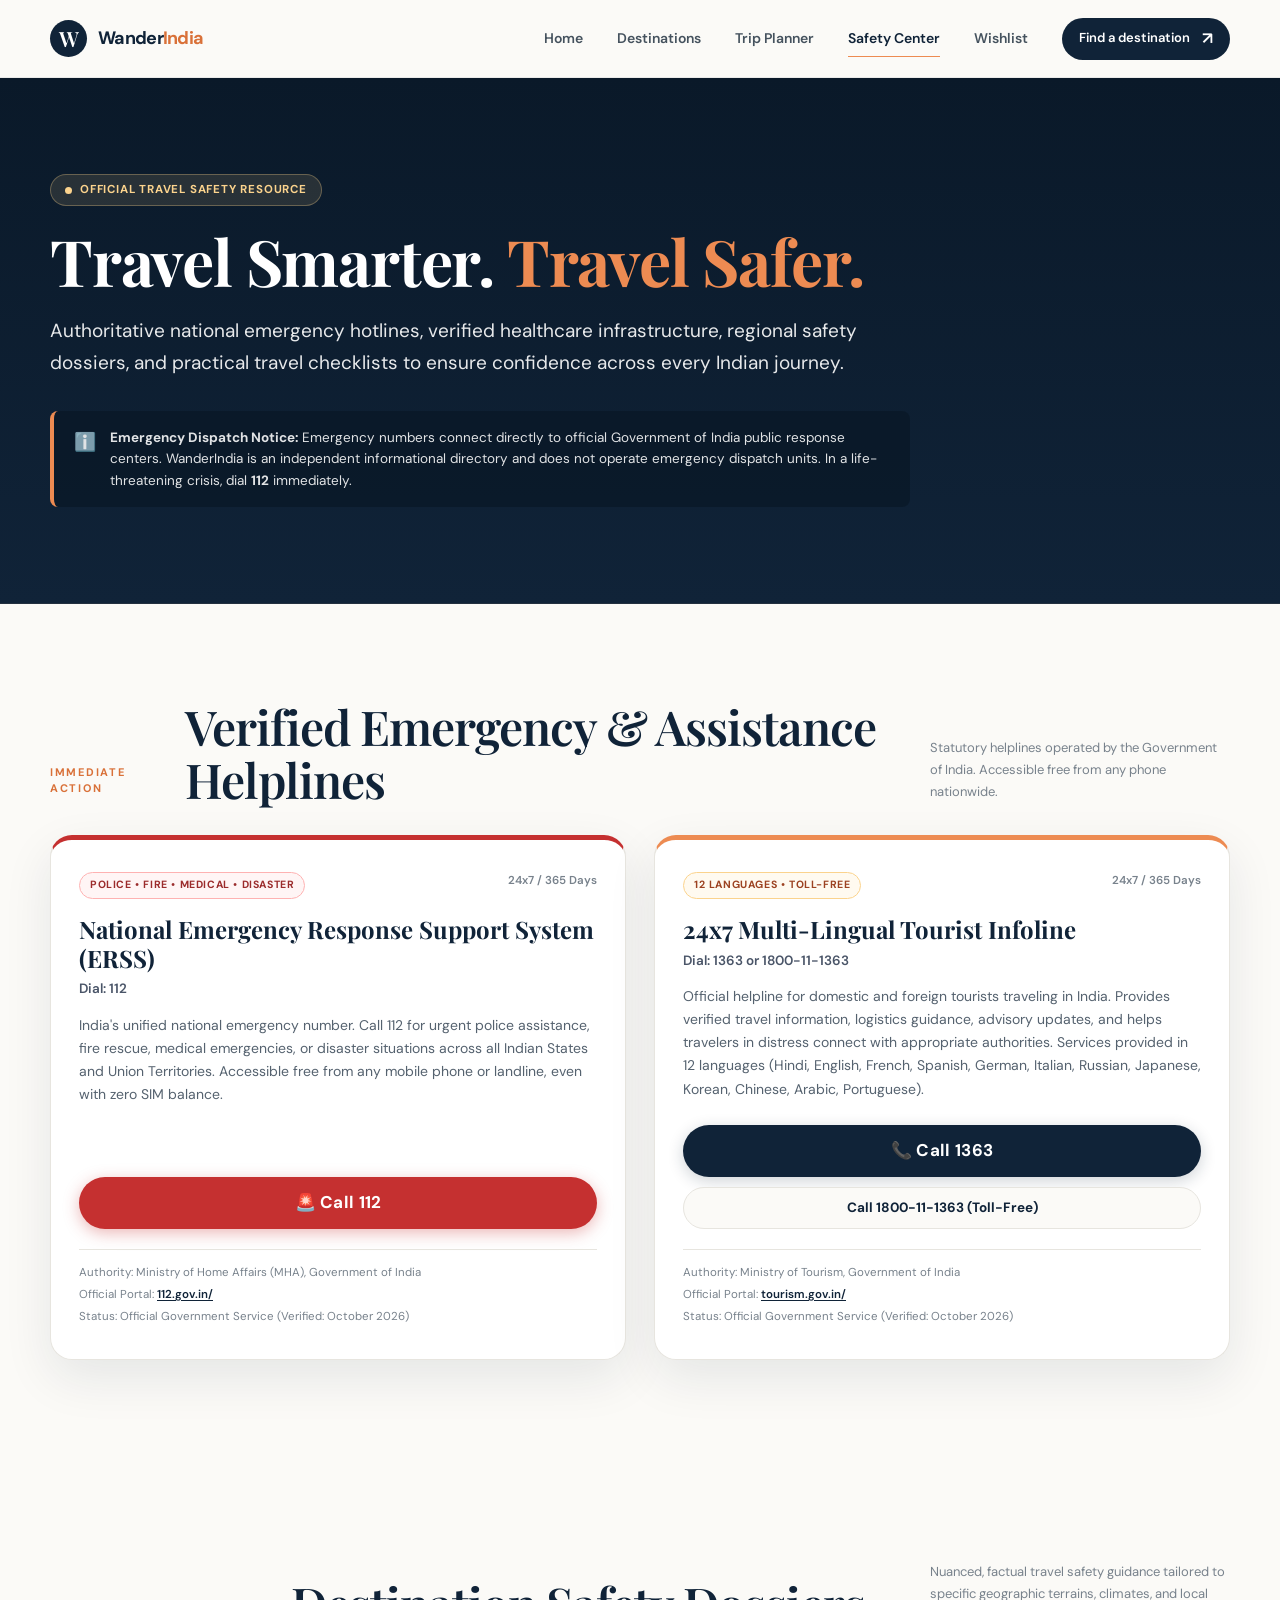
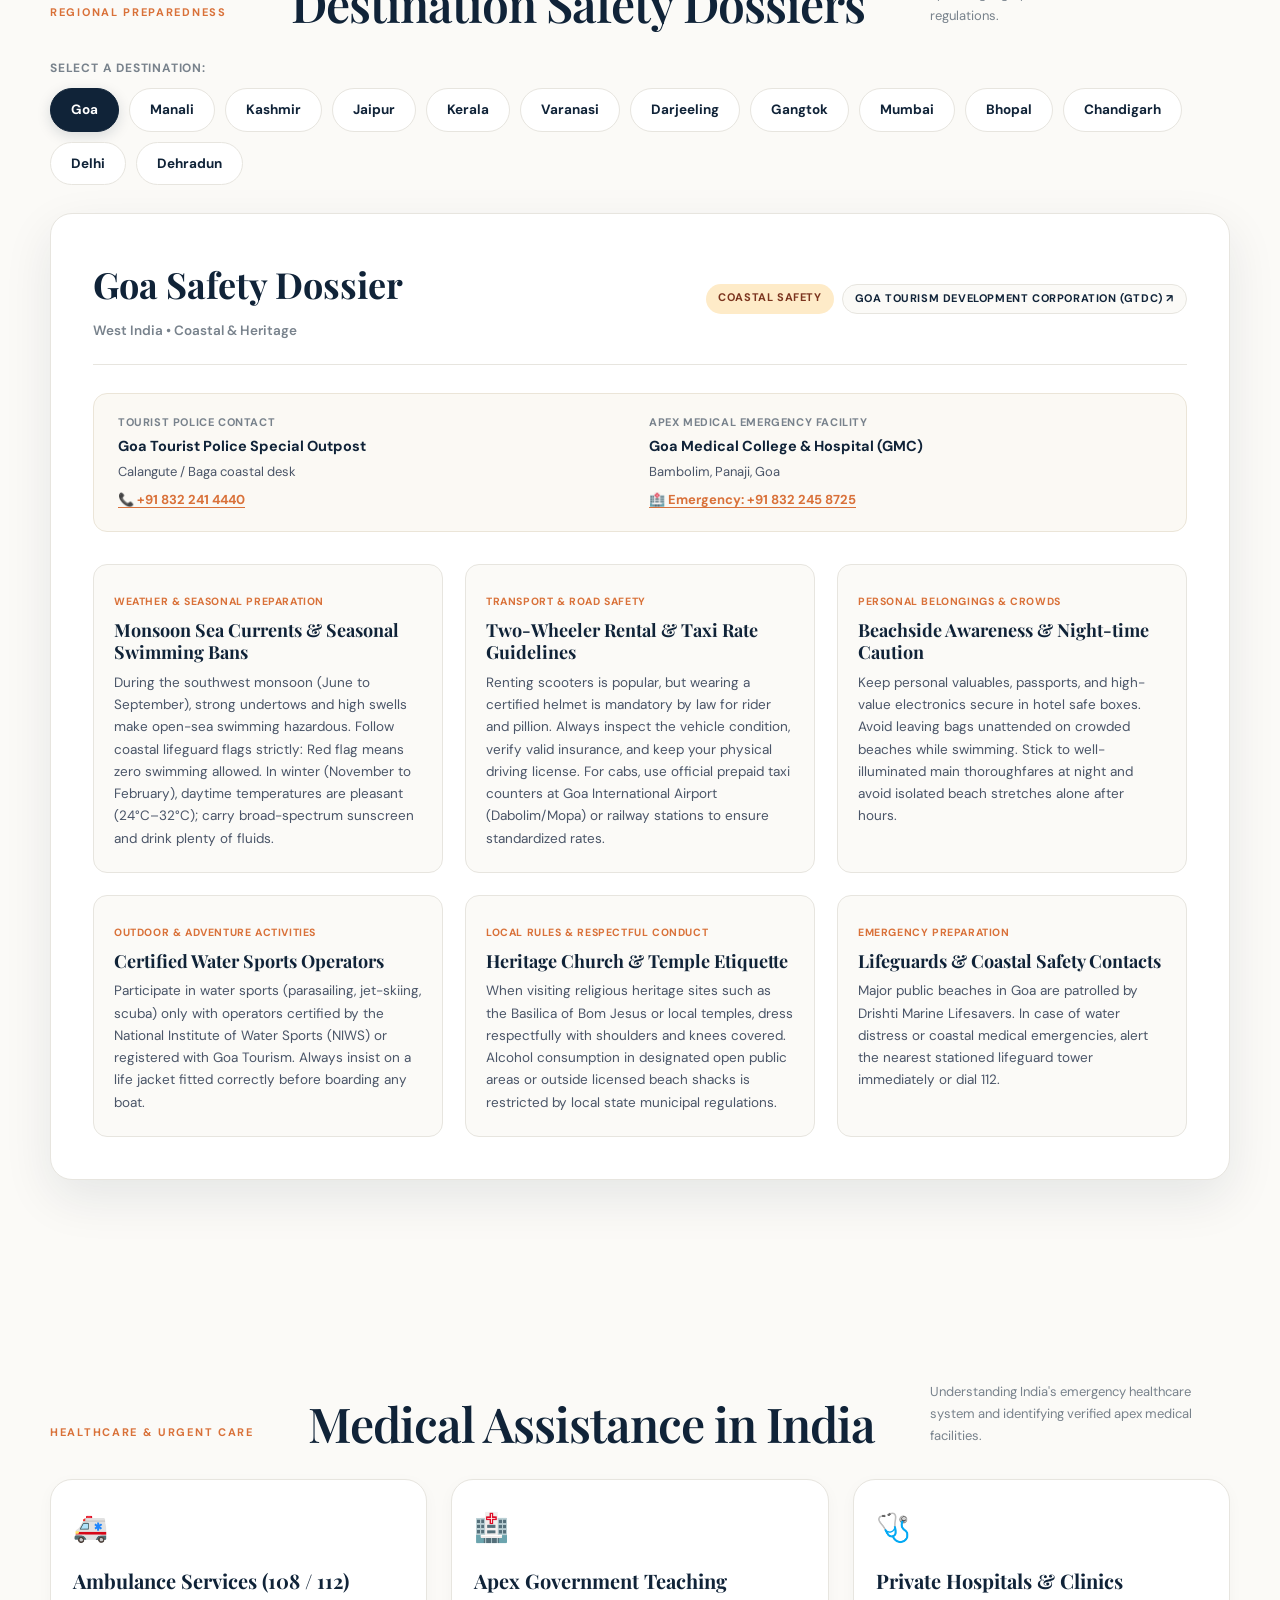
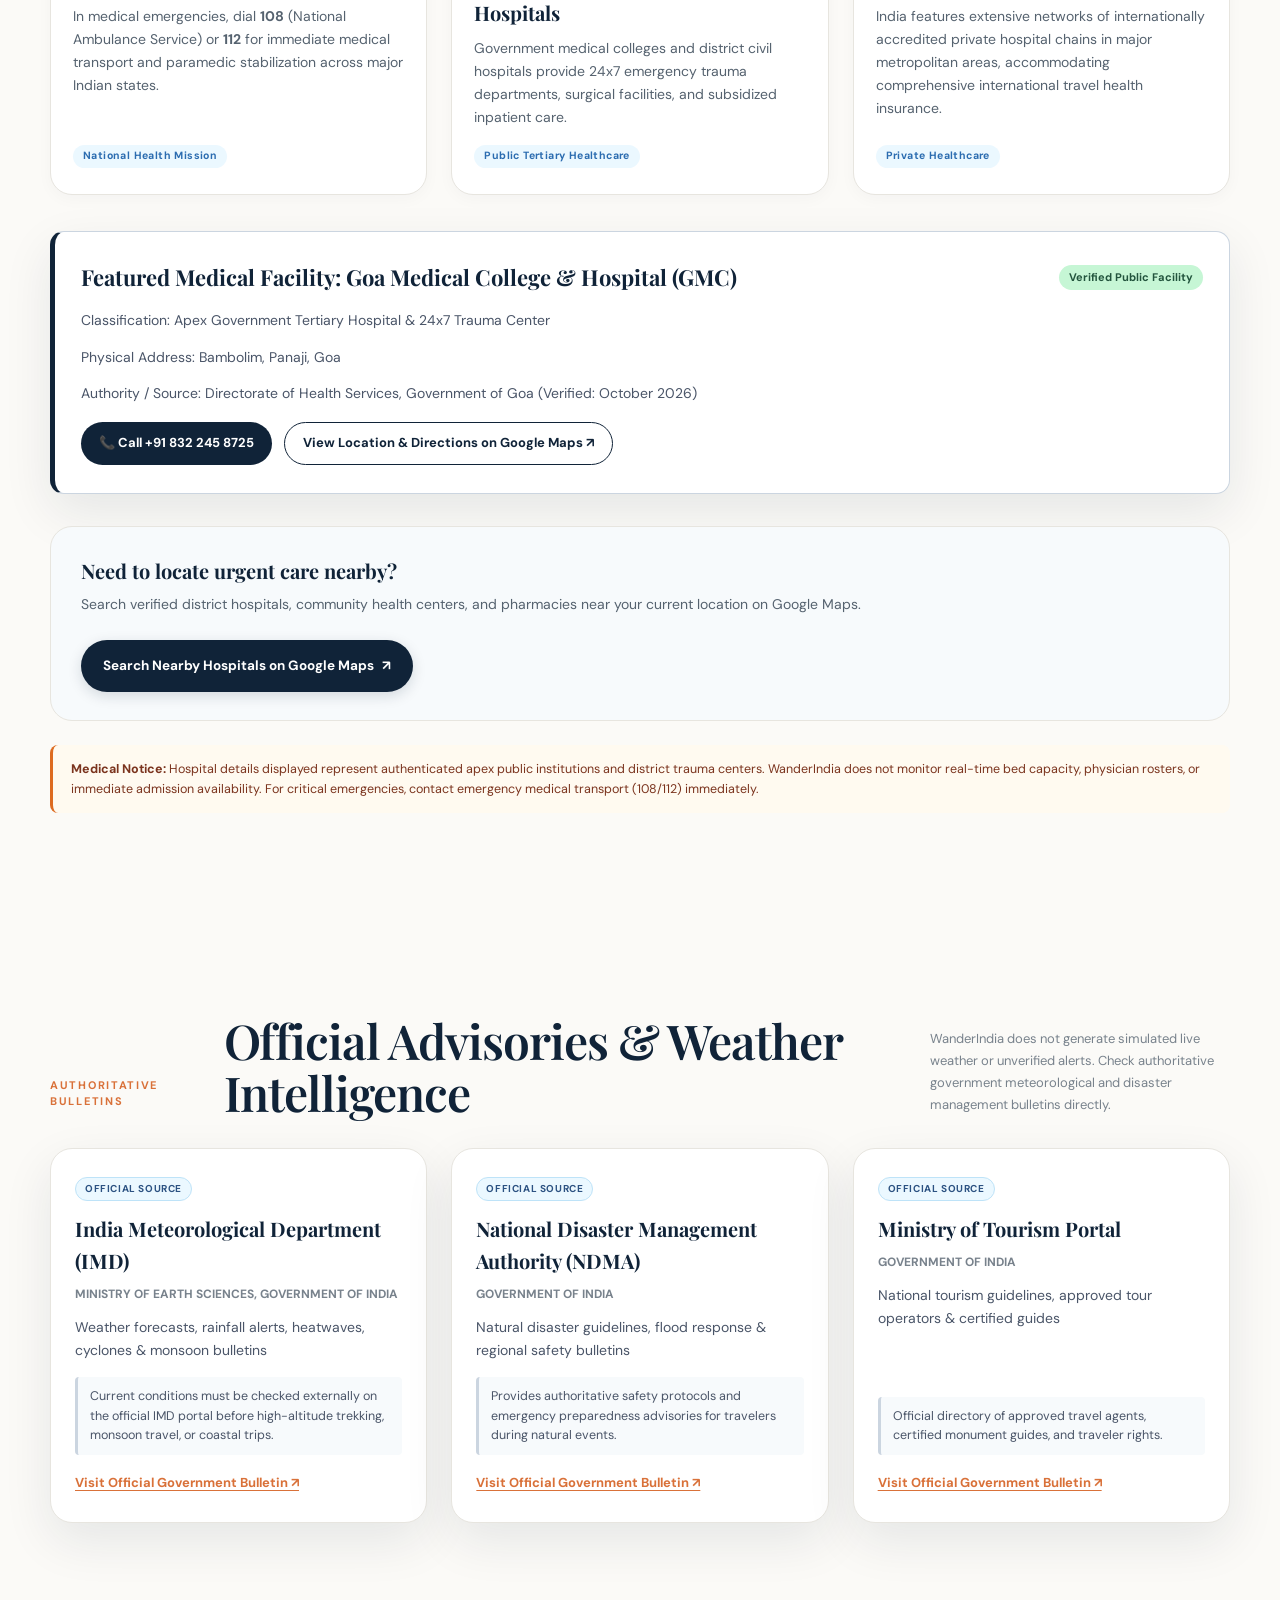
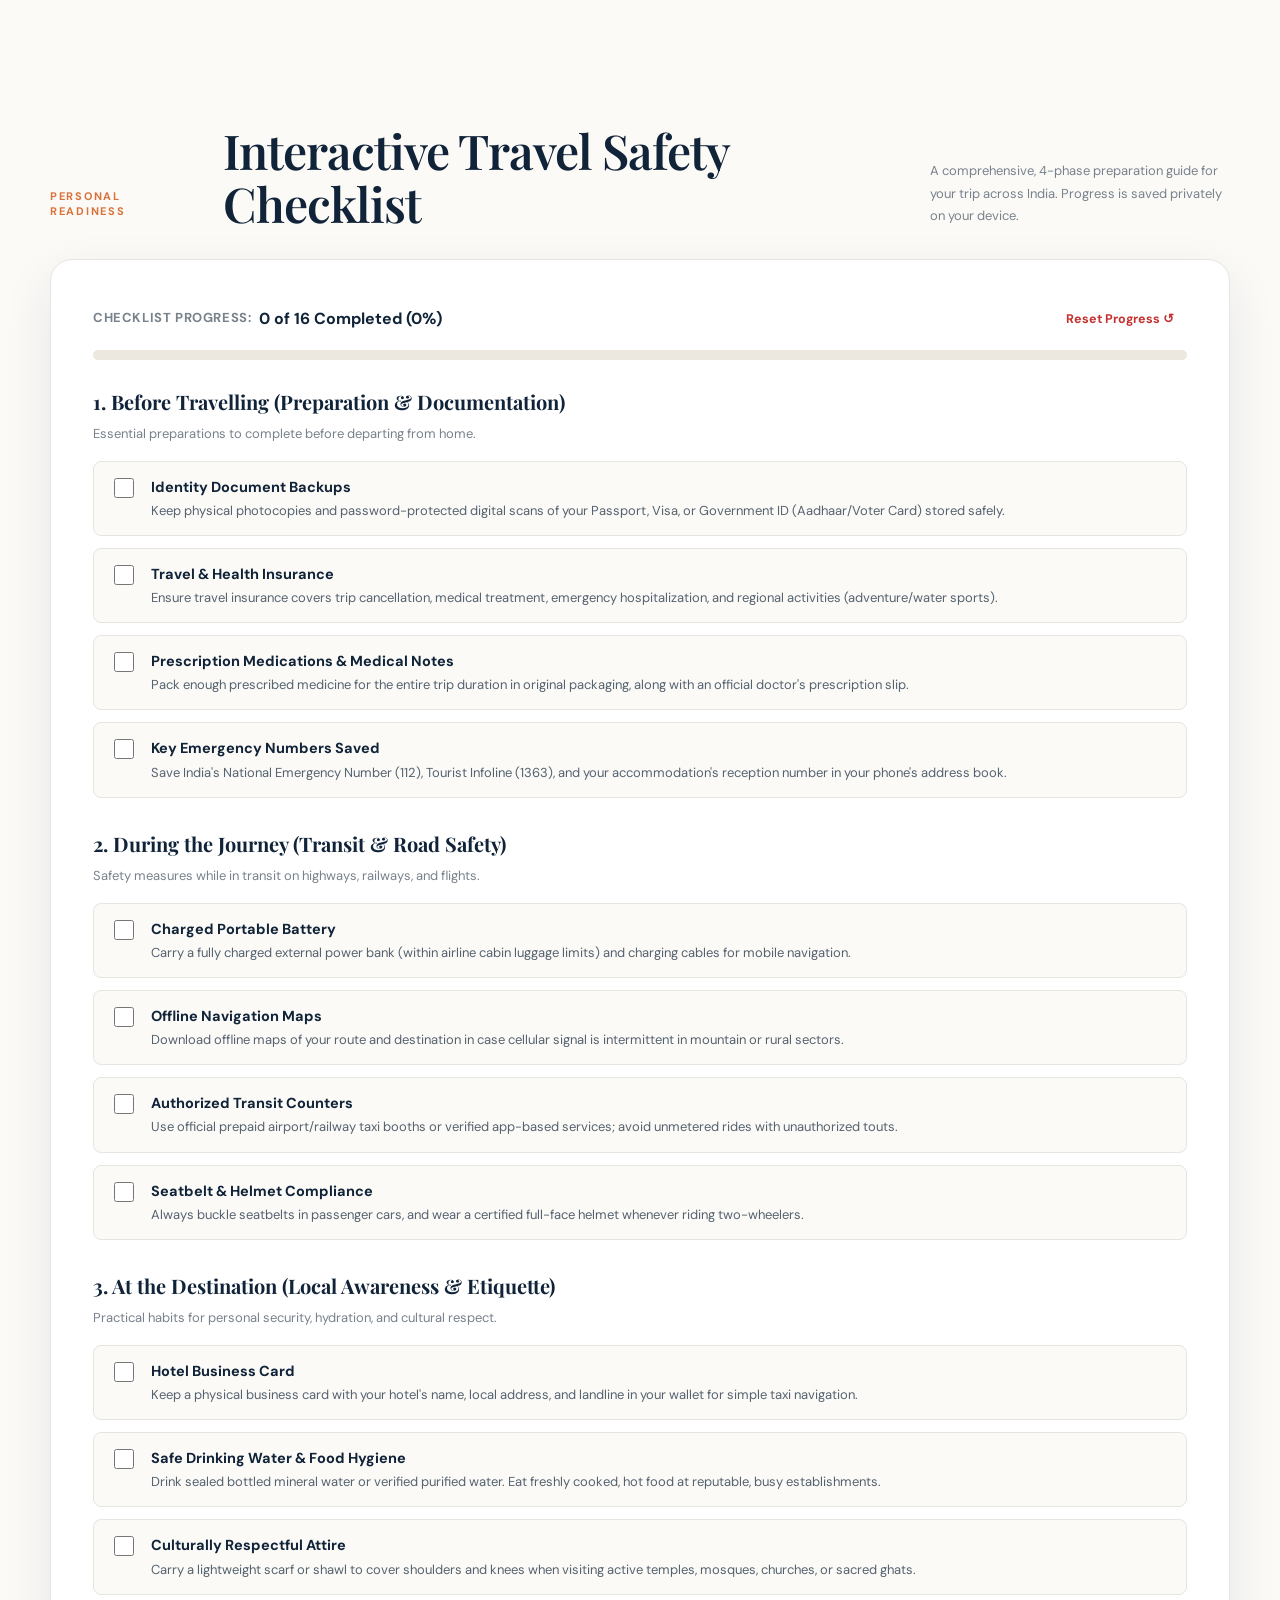
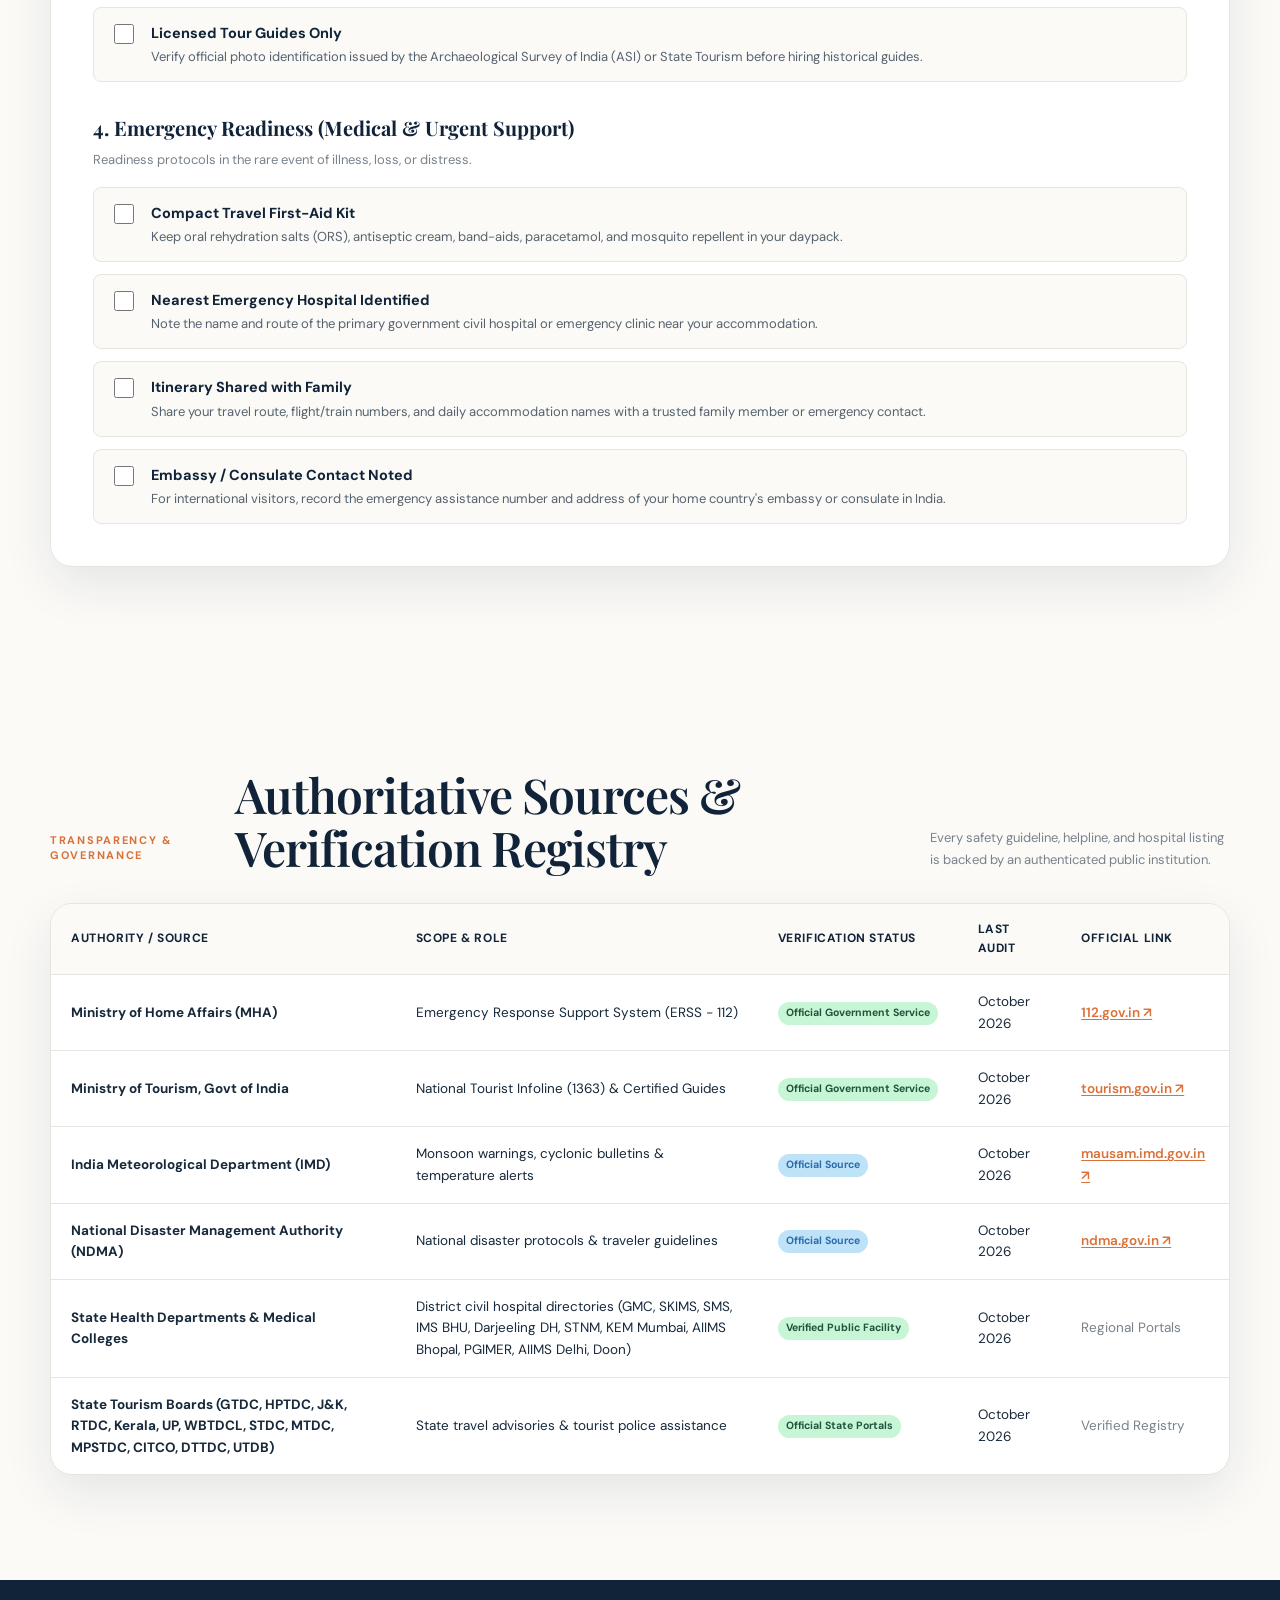
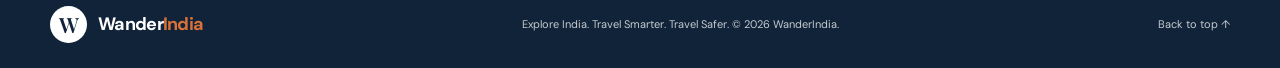
<file: safety.html>
<!DOCTYPE html>
<html lang="en">
<head>
  <meta charset="UTF-8">
  <meta name="viewport" content="width=device-width, initial-scale=1.0">
  <meta
    name="description"
    content="Official travel safety guide for India. Verified national emergency contacts (112, 1363), regional safety dossiers, hospital directories, and interactive travel checklist."
  >
  <meta name="theme-color" content="#102338">
  <title id="page-title">Travel Safety Center — WanderIndia</title>

  <!-- Google Fonts: DM Sans and Playfair Display -->
  <link rel="preconnect" href="https://fonts.googleapis.com">
  <link rel="preconnect" href="https://fonts.gstatic.com" crossorigin>
  <link
    href="https://fonts.googleapis.com/css2?family=DM+Sans:wght@400;500;600;700&family=Playfair+Display:wght@500;600;700&display=swap"
    rel="stylesheet"
  >

  <link rel="stylesheet" href="style.css">
  <link rel="stylesheet" href="safety.css">
  <script src="data/safety-data.js"></script>
  <script src="safety.js" defer></script>
</head>

<body>
  <a class="skip-link" href="#main-content">Skip to main content</a>

  <!-- Shared Navigation Header -->
  <header class="site-header">
    <div class="container nav-container">
      <a class="brand" href="index.html#home" aria-label="WanderIndia home">
        <span class="brand-mark" aria-hidden="true">W</span>
        <span class="brand-name">Wander<span>India</span></span>
      </a>

      <button
        class="menu-toggle"
        type="button"
        aria-label="Open navigation menu"
        aria-controls="primary-navigation"
        aria-expanded="false"
      >
        <span></span>
        <span></span>
        <span></span>
      </button>

      <nav class="primary-navigation" id="primary-navigation" aria-label="Main navigation">
        <a class="nav-link" href="index.html#home">Home</a>
        <a class="nav-link" href="index.html#destinations">Destinations</a>
        <a class="nav-link" href="planner.html">Trip Planner</a>
        <a class="nav-link active" href="safety.html" aria-current="page">Safety Center</a>
        <a class="nav-link" href="wishlist.html" id="nav-wishlist-link">Wishlist <span class="nav-badge" id="nav-wishlist-count" hidden>0</span></a>
        <a class="nav-cta" href="index.html#destination-search">
          Find a destination
          <span aria-hidden="true">↗</span>
        </a>
      </nav>
    </div>
  </header>

  <main id="main-content">
    <!-- Hero Banner -->
    <section class="safety-hero" aria-labelledby="safety-hero-title">
      <div class="container">
        <div class="safety-hero-inner">
          <div class="safety-hero-badge">
            <span class="badge-dot" aria-hidden="true"></span>
            <span>Official Travel Safety Resource</span>
          </div>

          <h1 id="safety-hero-title" class="safety-hero-title">
            Travel Smarter. <span>Travel Safer.</span>
          </h1>

          <p class="safety-hero-lead">
            Authoritative national emergency hotlines, verified healthcare infrastructure, regional safety dossiers, and practical travel checklists to ensure confidence across every Indian journey.
          </p>

          <!-- Mandatory Legal Disclaimer Banner -->
          <div class="emergency-disclaimer-callout" role="note" aria-label="Emergency response disclaimer">
            <div class="disclaimer-icon" aria-hidden="true">ℹ️</div>
            <div class="disclaimer-content">
              <strong>Emergency Dispatch Notice:</strong>
              Emergency numbers connect directly to official Government of India public response centers. WanderIndia is an independent informational directory and does not operate emergency dispatch units. In a life-threatening crisis, dial <strong>112</strong> immediately.
            </div>
          </div>
        </div>
      </div>
    </section>

    <!-- Section 1: Emergency Help & Helplines (Immediate Action Above the Fold) -->
    <section class="section-space emergency-section" id="emergency-section" aria-labelledby="emergency-heading">
      <div class="container">
        <div class="section-heading">
          <p class="eyebrow">Immediate Action</p>
          <h2 id="emergency-heading">Verified Emergency &amp; Assistance Helplines</h2>
          <p class="section-description">
            Statutory helplines operated by the Government of India. Accessible free from any phone nationwide.
          </p>
        </div>

        <div class="emergency-cards-grid" id="emergency-cards-grid">
          <!-- Injected dynamically via safety.js from safety-data.js -->
        </div>
      </div>
    </section>

    <!-- Section 2: Destination Safety Guides -->
    <section class="section-space dossier-section" id="destination-safety-section" aria-labelledby="dossier-heading">
      <div class="container">
        <div class="section-heading">
          <p class="eyebrow">Regional Preparedness</p>
          <h2 id="dossier-heading">Destination Safety Dossiers</h2>
          <p class="section-description">
            Nuanced, factual travel safety guidance tailored to specific geographic terrains, climates, and local regulations.
          </p>
        </div>

        <!-- Destination Selector Tabs -->
        <div class="dossier-controls" role="region" aria-label="Destination safety filter">
          <div class="dossier-tabs-label">Select a destination:</div>
          <div class="dossier-tab-pills" id="dossier-tab-pills" role="tablist">
            <!-- Injected safely via safety.js -->
          </div>
        </div>

        <!-- Notification pill if an unknown query parameter was passed -->
        <div id="dossier-param-notice" class="param-notice-banner" hidden>
          <span class="notice-icon" aria-hidden="true">ℹ️</span>
          <span id="dossier-notice-text">Showing general guidelines.</span>
        </div>

        <!-- Active Dossier Card Container -->
        <article class="dossier-card" id="dossier-content" aria-live="polite">
          <!-- Populated dynamically via safety.js -->
        </article>
      </div>
    </section>

    <!-- Section 3: Medical Assistance Locator -->
    <section class="section-space medical-section" id="medical-section" aria-labelledby="medical-heading">
      <div class="container">
        <div class="section-heading">
          <p class="eyebrow">Healthcare &amp; Urgent Care</p>
          <h2 id="medical-heading">Medical Assistance in India</h2>
          <p class="section-description">
            Understanding India's emergency healthcare system and identifying verified apex medical facilities.
          </p>
        </div>

        <div class="medical-overview-grid">
          <!-- Medical Info Card 1: Ambulance Service -->
          <div class="medical-info-card">
            <div class="card-icon" aria-hidden="true">🚑</div>
            <h3>Ambulance Services (108 / 112)</h3>
            <p>
              In medical emergencies, dial <strong>108</strong> (National Ambulance Service) or <strong>112</strong> for immediate medical transport and paramedic stabilization across major Indian states.
            </p>
            <div class="card-badge">National Health Mission</div>
          </div>

          <!-- Medical Info Card 2: Public Apex Hospitals -->
          <div class="medical-info-card">
            <div class="card-icon" aria-hidden="true">🏥</div>
            <h3>Apex Government Teaching Hospitals</h3>
            <p>
              Government medical colleges and district civil hospitals provide 24x7 emergency trauma departments, surgical facilities, and subsidized inpatient care.
            </p>
            <div class="card-badge">Public Tertiary Healthcare</div>
          </div>

          <!-- Medical Info Card 3: Private Healthcare & Insurance -->
          <div class="medical-info-card">
            <div class="card-icon" aria-hidden="true">🩺</div>
            <h3>Private Hospitals &amp; Clinics</h3>
            <p>
              India features extensive networks of internationally accredited private hospital chains in major metropolitan areas, accommodating comprehensive international travel health insurance.
            </p>
            <div class="card-badge">Private Healthcare</div>
          </div>
        </div>

        <!-- Active Destination Hospital Spotlight -->
        <div class="destination-hospital-card" id="destination-hospital-spotlight">
          <!-- Populated dynamically based on selected destination -->
        </div>

        <!-- Universal Map Search Option -->
        <div class="hospital-map-cta">
          <div class="cta-text">
            <h3>Need to locate urgent care nearby?</h3>
            <p>Search verified district hospitals, community health centers, and pharmacies near your current location on Google Maps.</p>
          </div>
          <a
            id="global-hospital-map-btn"
            class="button button-map-search"
            href="https://www.google.com/maps/search/?api=1&query=hospital+near+me"
            target="_blank"
            rel="noopener noreferrer"
          >
            <span>Search Nearby Hospitals on Google Maps</span>
            <span aria-hidden="true">↗</span>
          </a>
        </div>

        <!-- Medical Disclaimer -->
        <div class="medical-disclaimer-box">
          <p>
            <strong>Medical Notice:</strong> Hospital details displayed represent authenticated apex public institutions and district trauma centers. WanderIndia does not monitor real-time bed capacity, physician rosters, or immediate admission availability. For critical emergencies, contact emergency medical transport (108/112) immediately.
          </p>
        </div>
      </div>
    </section>

    <!-- Section 4: Travel Advisories and Official Meteorological Intelligence -->
    <section class="section-space advisories-section" id="advisories-section" aria-labelledby="advisories-heading">
      <div class="container">
        <div class="section-heading">
          <p class="eyebrow">Authoritative Bulletins</p>
          <h2 id="advisories-heading">Official Advisories &amp; Weather Intelligence</h2>
          <p class="section-description">
            WanderIndia does not generate simulated live weather or unverified alerts. Check authoritative government meteorological and disaster management bulletins directly.
          </p>
        </div>

        <div class="advisories-grid" id="advisories-grid">
          <!-- Populated dynamically via safety.js -->
        </div>
      </div>
    </section>

    <!-- Section 5: Interactive Travel Safety Checklist -->
    <section class="section-space checklist-section" id="checklist-section" aria-labelledby="checklist-heading">
      <div class="container">
        <div class="section-heading">
          <p class="eyebrow">Personal Readiness</p>
          <h2 id="checklist-heading">Interactive Travel Safety Checklist</h2>
          <p class="section-description">
            A comprehensive, 4-phase preparation guide for your trip across India. Progress is saved privately on your device.
          </p>
        </div>

        <div class="checklist-card">
          <!-- Live Progress Tracker Header -->
          <div class="checklist-header">
            <div class="progress-details">
              <span class="progress-label">Checklist Progress:</span>
              <span class="progress-text" id="checklist-progress-text" aria-live="polite">0 of 16 Completed (0%)</span>
            </div>

            <div class="checklist-controls">
              <button
                type="button"
                id="btn-reset-checklist"
                class="button-text-danger"
                aria-label="Reset checklist progress"
              >
                Reset Progress ↺
              </button>
            </div>
          </div>

          <!-- Progress Bar -->
          <div class="progress-track" role="progressbar" aria-valuemin="0" aria-valuemax="100" aria-valuenow="0" id="checklist-progress-bar">
            <div class="progress-fill" id="checklist-progress-fill" style="width: 0%;"></div>
          </div>

          <!-- Storage blocked / incognito alert banner (hidden by default) -->
          <div id="storage-blocked-banner" class="storage-blocked-notice" hidden>
            <span aria-hidden="true">⚠️</span>
            <span>Private/Incognito mode active: Checklist changes will be maintained during this active session only.</span>
          </div>

          <!-- Interactive Checklist Categories Container -->
          <div class="checklist-groups" id="checklist-groups-container">
            <!-- Injected dynamically via safety.js -->
          </div>
        </div>
      </div>
    </section>

    <!-- Section 6: Sources & Verification Transparency Registry -->
    <section class="section-space sources-section" id="sources-section" aria-labelledby="sources-heading">
      <div class="container">
        <div class="section-heading">
          <p class="eyebrow">Transparency &amp; Governance</p>
          <h2 id="sources-heading">Authoritative Sources &amp; Verification Registry</h2>
          <p class="section-description">
            Every safety guideline, helpline, and hospital listing is backed by an authenticated public institution.
          </p>
        </div>

        <div class="sources-table-container">
          <table class="sources-table">
            <thead>
              <tr>
                <th scope="col">Authority / Source</th>
                <th scope="col">Scope &amp; Role</th>
                <th scope="col">Verification Status</th>
                <th scope="col">Last Audit</th>
                <th scope="col">Official Link</th>
              </tr>
            </thead>
            <tbody>
              <tr>
                <td><strong>Ministry of Home Affairs (MHA)</strong></td>
                <td>Emergency Response Support System (ERSS - 112)</td>
                <td><span class="status-badge status-verified">Official Government Service</span></td>
                <td>October 2026</td>
                <td><a href="https://112.gov.in/" target="_blank" rel="noopener noreferrer">112.gov.in ↗</a></td>
              </tr>
              <tr>
                <td><strong>Ministry of Tourism, Govt of India</strong></td>
                <td>National Tourist Infoline (1363) &amp; Certified Guides</td>
                <td><span class="status-badge status-verified">Official Government Service</span></td>
                <td>October 2026</td>
                <td><a href="https://tourism.gov.in/" target="_blank" rel="noopener noreferrer">tourism.gov.in ↗</a></td>
              </tr>
              <tr>
                <td><strong>India Meteorological Department (IMD)</strong></td>
                <td>Monsoon warnings, cyclonic bulletins &amp; temperature alerts</td>
                <td><span class="status-badge status-official">Official Source</span></td>
                <td>October 2026</td>
                <td><a href="https://mausam.imd.gov.in/index_en.php?lang=en" target="_blank" rel="noopener noreferrer">mausam.imd.gov.in ↗</a></td>
              </tr>
              <tr>
                <td><strong>National Disaster Management Authority (NDMA)</strong></td>
                <td>National disaster protocols &amp; traveler guidelines</td>
                <td><span class="status-badge status-official">Official Source</span></td>
                <td>October 2026</td>
                <td><a href="https://ndma.gov.in/" target="_blank" rel="noopener noreferrer">ndma.gov.in ↗</a></td>
              </tr>
              <tr>
                <td><strong>State Health Departments &amp; Medical Colleges</strong></td>
                <td>District civil hospital directories (GMC, SKIMS, SMS, IMS BHU, Darjeeling DH, STNM, KEM Mumbai, AIIMS Bhopal, PGIMER, AIIMS Delhi, Doon)</td>
                <td><span class="status-badge status-verified">Verified Public Facility</span></td>
                <td>October 2026</td>
                <td><span class="table-text-muted">Regional Portals</span></td>
              </tr>
              <tr>
                <td><strong>State Tourism Boards (GTDC, HPTDC, J&amp;K, RTDC, Kerala, UP, WBTDCL, STDC, MTDC, MPSTDC, CITCO, DTTDC, UTDB)</strong></td>
                <td>State travel advisories &amp; tourist police assistance</td>
                <td><span class="status-badge status-verified">Official State Portals</span></td>
                <td>October 2026</td>
                <td><span class="table-text-muted">Verified Registry</span></td>
              </tr>
            </tbody>
          </table>
        </div>
      </div>
    </section>
  </main>

  <!-- Shared Global Footer -->
  <footer class="site-footer">
    <div class="container footer-inner">
      <a class="brand footer-brand" href="index.html#home" aria-label="WanderIndia home">
        <span class="brand-mark" aria-hidden="true">W</span>
        <span class="brand-name">Wander<span>India</span></span>
      </a>
      <p>Explore India. Travel Smarter. Travel Safer. © <span id="current-year"></span> WanderIndia.</p>
      <a class="back-to-top" href="#main-content">Back to top ↑</a>
    </div>
  </footer>
</body>
</html>
</file>
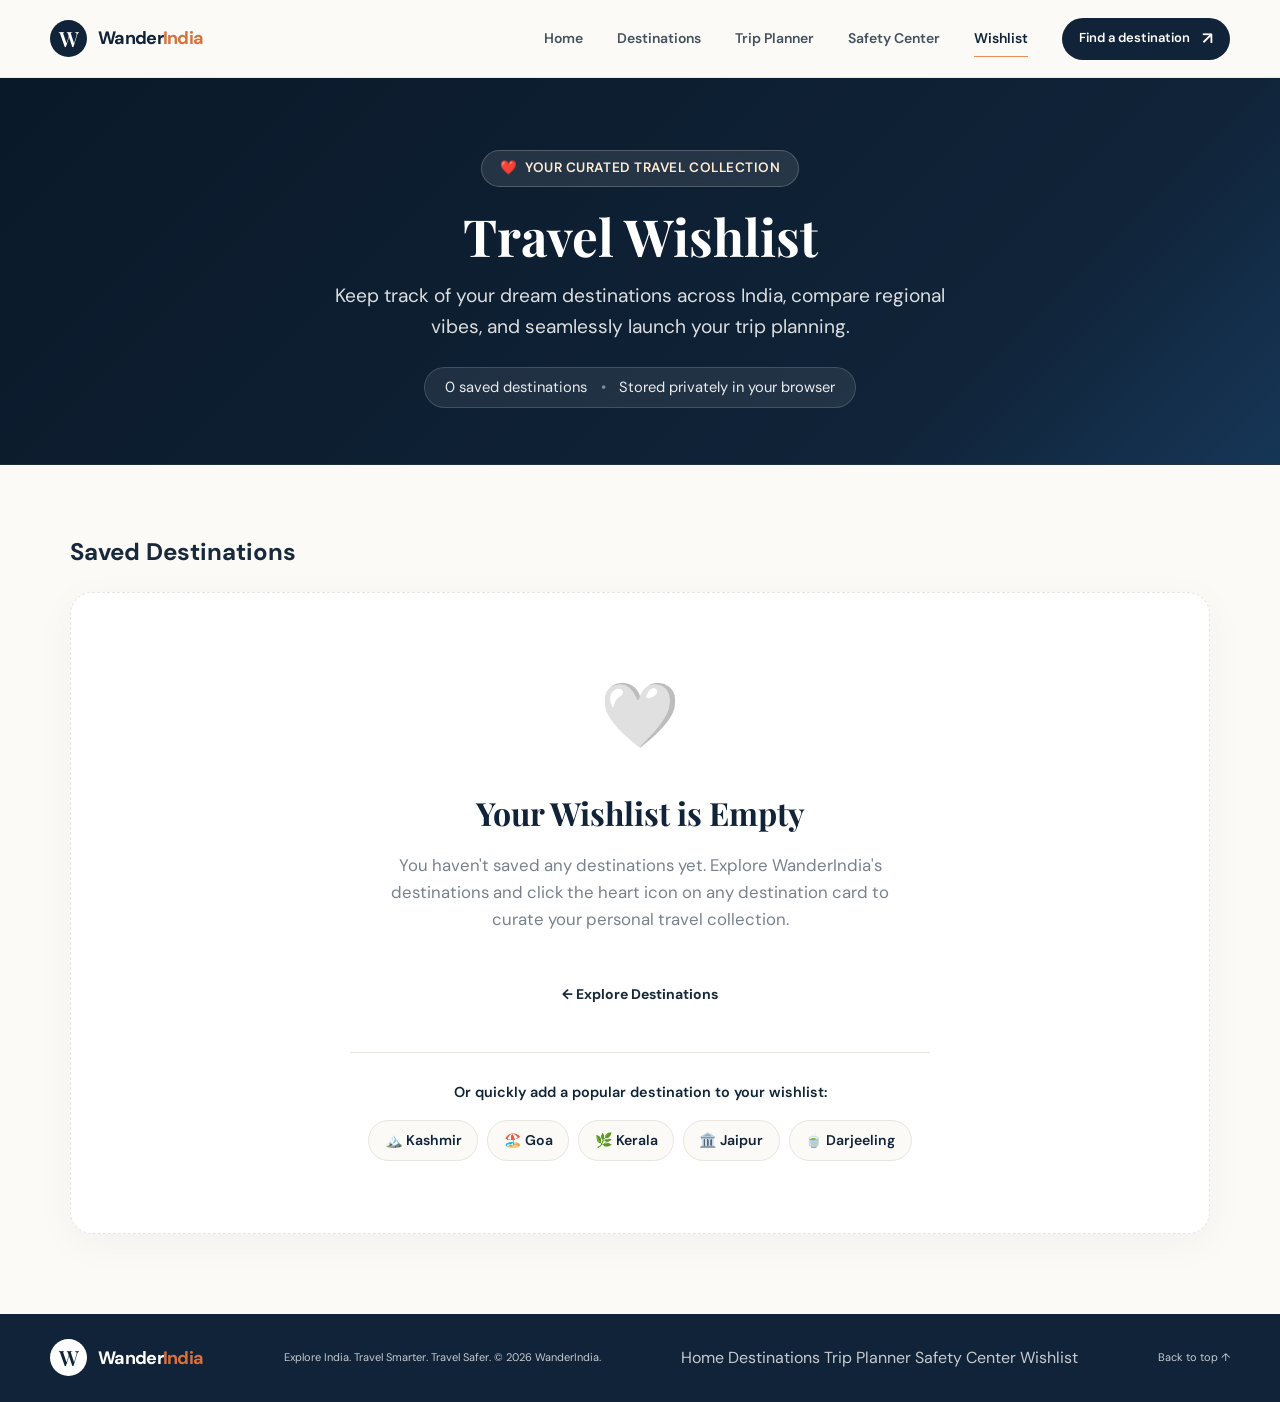
<file: wishlist.html>
<!DOCTYPE html>
<html lang="en">
<head>
  <meta charset="UTF-8">
  <meta name="viewport" content="width=device-width, initial-scale=1.0">
  <title>Travel Wishlist & Saved Journeys — WanderIndia</title>
  <meta
    name="description"
    content="View and manage your saved favourite Indian destinations, compare regional vibes, and launch tailored itineraries on WanderIndia."
  >

  <!-- Google Fonts Preconnect -->
  <link rel="preconnect" href="https://fonts.googleapis.com">
  <link rel="preconnect" href="https://fonts.gstatic.com" crossorigin>
  <link
    href="https://fonts.googleapis.com/css2?family=DM+Sans:wght@400;500;600;700&family=Playfair+Display:wght@500;600;700&display=swap"
    rel="stylesheet"
  >

  <!-- Global Stylesheet -->
  <link rel="stylesheet" href="style.css">
  <!-- Wishlist Stylesheet -->
  <link rel="stylesheet" href="wishlist.css">
</head>
<body class="wishlist-page">
  <!-- Accessible Skip Link -->
  <a class="skip-link" href="#main-content">Skip to main content</a>

  <!-- Global Site Header -->
  <header class="site-header">
    <div class="container nav-container">
      <a class="brand" href="index.html#home" aria-label="WanderIndia home">
        <span class="brand-mark" aria-hidden="true">W</span>
        <span class="brand-name">Wander<span>India</span></span>
      </a>

      <button
        class="menu-toggle"
        type="button"
        aria-label="Open navigation menu"
        aria-controls="primary-navigation"
        aria-expanded="false"
      >
        <span></span>
        <span></span>
        <span></span>
      </button>

      <nav class="primary-navigation" id="primary-navigation" aria-label="Main navigation">
        <a class="nav-link" href="index.html#home">Home</a>
        <a class="nav-link" href="index.html#destinations">Destinations</a>
        <a class="nav-link" href="planner.html">Trip Planner</a>
        <a class="nav-link" href="safety.html">Safety Center</a>
        <a class="nav-link active" href="wishlist.html" aria-current="page" id="nav-wishlist-link">
          Wishlist <span class="nav-badge" id="nav-wishlist-count" hidden>0</span>
        </a>
        <a class="nav-cta" href="index.html#destination-search">
          Find a destination
          <span aria-hidden="true">↗</span>
        </a>
      </nav>
    </div>
  </header>

  <!-- Main Content Landmark -->
  <main id="main-content" tabindex="-1">
    <!-- Wishlist Hero -->
    <section class="wishlist-hero" aria-labelledby="wishlist-hero-title">
      <div class="container wishlist-hero-inner">
        <div class="wishlist-badge-pill" role="status">
          <span aria-hidden="true">❤️</span>
          <span>Your Curated Travel Collection</span>
        </div>

        <h1 id="wishlist-hero-title" class="wishlist-hero-heading">
          Travel Wishlist
        </h1>

        <p class="wishlist-hero-tagline">
          Keep track of your dream destinations across India, compare regional vibes, and seamlessly launch your trip planning.
        </p>

        <div class="wishlist-metrics-bar">
          <span id="wishlist-count-text">0 saved destinations</span>
          <span class="metrics-dot" aria-hidden="true">•</span>
          <span>Stored privately in your browser</span>
        </div>
      </div>
    </section>

    <!-- Wishlist Workspace -->
    <div class="container wishlist-workspace">
      <!-- Active Toolbar -->
      <div class="wishlist-toolbar" id="wishlist-toolbar" hidden>
        <div>
          <span id="toolbar-count-status" style="font-weight: 600; color: var(--color-navy, #102338);">
            Manage your saved journeys
          </span>
        </div>
        <div class="wishlist-toolbar-actions">
          <a class="button button-small button-primary" href="planner.html">
            ✨ Plan a Trip
          </a>
          <a class="button button-small button-outline-dark" href="index.html#destinations">
            + Explore More Destinations
          </a>
          <button type="button" id="btn-clear-wishlist" class="button button-small button-danger">
            Clear Wishlist
          </button>
        </div>
      </div>

      <!-- State 1: Populated Wishlist Grid -->
      <section id="wishlist-content-section" aria-labelledby="wishlist-section-title">
        <h2 id="wishlist-section-title" class="visually-hidden">Saved Destinations</h2>
        <div class="wishlist-cards-grid" id="wishlist-grid">
          <!-- Injected dynamically via wishlist.js -->
        </div>
      </section>

      <!-- State 2: Polished Empty State -->
      <div class="wishlist-empty-state" id="wishlist-empty-state">
        <div class="empty-heart-icon" aria-hidden="true">🤍</div>
        <h2 class="wishlist-empty-title">Your Wishlist is Empty</h2>
        <p class="wishlist-empty-desc">
          You haven't saved any destinations yet. Explore WanderIndia's destinations and click the heart icon on any destination card to curate your personal travel collection.
        </p>
        <div>
          <a class="button button-primary button-large" href="index.html#destinations">
            ← Explore Destinations
          </a>
        </div>

        <div class="wishlist-suggestions">
          <span class="suggestions-label">Or quickly add a popular destination to your wishlist:</span>
          <div class="suggestion-chips">
            <button type="button" class="quick-wishlist-chip" data-slug="kashmir">🏔️ Kashmir</button>
            <button type="button" class="quick-wishlist-chip" data-slug="goa">🏖️ Goa</button>
            <button type="button" class="quick-wishlist-chip" data-slug="kerala">🌿 Kerala</button>
            <button type="button" class="quick-wishlist-chip" data-slug="jaipur">🏛️ Jaipur</button>
            <button type="button" class="quick-wishlist-chip" data-slug="darjeeling">🍵 Darjeeling</button>
          </div>
        </div>
      </div>

      <!-- Recently Viewed Destinations on Wishlist Page -->
      <section class="recently-viewed-section" id="wishlist-recents-container" hidden aria-labelledby="recents-wishlist-heading">
        <div class="recently-viewed-header">
          <h3 id="recents-wishlist-heading" class="recently-viewed-title">Recently Viewed Destinations</h3>
          <button type="button" class="btn-clear-recents" id="btn-clear-wishlist-recents">Clear History</button>
        </div>
        <div class="recent-cards-grid" id="wishlist-recents-grid">
          <!-- Injected safely via JS -->
        </div>
      </section>
    </div>
  </main>

  <!-- Global Footer -->
  <footer class="site-footer">
    <div class="container footer-inner">
      <a class="brand footer-brand" href="index.html#home" aria-label="WanderIndia home">
        <span class="brand-mark" aria-hidden="true">W</span>
        <span class="brand-name">Wander<span>India</span></span>
      </a>
      <p>Explore India. Travel Smarter. Travel Safer. © <span id="current-year">2026</span> WanderIndia.</p>
      <div class="footer-links">
        <a href="index.html#home">Home</a>
        <a href="index.html#destinations">Destinations</a>
        <a href="planner.html">Trip Planner</a>
        <a href="safety.html">Safety Center</a>
        <a href="wishlist.html">Wishlist</a>
      </div>
      <a class="back-to-top" href="#main-content">Back to top ↑</a>
    </div>
  </footer>

  <!-- Scripts -->
  <script src="data/discovery.js"></script>
  <script src="wishlist.js"></script>
</body>
</html>
</file>
<file: style.css>
/* ------------------------------
   WanderIndia — Phase 1 styles
-------------------------------- */

:root {
  color-scheme: light;

  --color-navy: #102338;
  --color-navy-deep: #0a1929;
  --color-ink: #17293a;
  --color-muted: #78828c;
  --color-paper: #fbfaf7;
  --color-white: #ffffff;
  --color-line: #e7e5df;
  --color-orange: #ed8b52;
  --color-orange-dark: #d97139;

  --font-body: "DM Sans", Arial, sans-serif;
  --font-heading: "Playfair Display", Georgia, serif;

  --container-width: 1180px;
  --radius-small: 8px;
  --radius-medium: 14px;
  --radius-large: 22px;
  --shadow-soft: 0 18px 50px rgba(16, 35, 56, 0.09);

  --transition-fast: 180ms ease;
  --transition-medium: 300ms ease;
}

* {
  box-sizing: border-box;
}

[hidden] {
  display: none !important;
}

html {
  scroll-behavior: smooth;
  scroll-padding-top: 88px;
}

body {
  margin: 0;
  color: var(--color-ink);
  background: var(--color-paper);
  font-family: var(--font-body);
  font-size: 16px;
  line-height: 1.6;
  -webkit-font-smoothing: antialiased;
}

body.menu-open {
  overflow: hidden;
}

img {
  display: block;
  max-width: 100%;
}

button,
input,
select {
  font: inherit;
}

button,
a,
select {
  -webkit-tap-highlight-color: transparent;
}

a {
  color: inherit;
  text-decoration: none;
}

button {
  color: inherit;
}

.container {
  width: min(var(--container-width), calc(100% - 48px));
  margin-inline: auto;
}

.skip-link {
  position: fixed;
  z-index: 1000;
  top: 12px;
  left: 12px;
  padding: 10px 14px;
  transform: translateY(-160%);
  color: var(--color-white);
  background: var(--color-navy);
  border-radius: var(--radius-small);
}

.skip-link:focus {
  transform: translateY(0);
}

/* Navigation */

.site-header {
  position: sticky;
  z-index: 50;
  top: 0;
  height: 78px;
  background: rgba(251, 250, 247, 0.96);
  border-bottom: 1px solid rgba(16, 35, 56, 0.07);
  backdrop-filter: blur(14px);
}

.nav-container,
.primary-navigation,
.brand,
.nav-cta {
  display: flex;
  align-items: center;
}

.nav-container {
  height: 100%;
  justify-content: space-between;
}

.brand {
  gap: 11px;
  flex-shrink: 0;
}

.brand-mark {
  display: grid;
  width: 37px;
  height: 37px;
  place-items: center;
  color: var(--color-white);
  background: var(--color-navy);
  border-radius: 50%;
  font-family: var(--font-heading);
  font-size: 21px;
  font-weight: 600;
}

.brand-name {
  color: var(--color-navy);
  font-size: 18px;
  font-weight: 700;
  letter-spacing: -0.7px;
}

.brand-name span {
  color: var(--color-orange-dark);
}

.primary-navigation {
  gap: 34px;
}

.nav-link {
  position: relative;
  color: #45525e;
  font-size: 14px;
  font-weight: 600;
  transition: color var(--transition-fast);
}

.nav-link::after {
  position: absolute;
  right: 0;
  bottom: -7px;
  left: 0;
  height: 1px;
  background: var(--color-orange);
  content: "";
  transform: scaleX(0);
  transform-origin: left;
  transition: transform var(--transition-fast);
}

.nav-link:hover,
.nav-link:focus-visible,
.nav-link.active {
  color: var(--color-navy);
}

.nav-link:hover::after,
.nav-link:focus-visible::after,
.nav-link.active::after {
  transform: scaleX(1);
}

.nav-cta {
  gap: 12px;
  min-height: 42px;
  padding: 0 17px;
  color: var(--color-white);
  background: var(--color-navy);
  border-radius: 999px;
  font-size: 13px;
  font-weight: 600;
  transition:
    background var(--transition-fast),
    transform var(--transition-fast);
}

.nav-cta:hover {
  background: var(--color-orange-dark);
  transform: translateY(-2px);
}

.nav-cta span {
  font-size: 17px;
}

.menu-toggle {
  display: none;
}

/* Hero */

.hero {
  position: relative;
  display: flex;
  min-height: min(680px, calc(100svh - 78px));
  align-items: center;
  overflow: hidden;
  color: var(--color-white);
  background: var(--color-navy-deep);
}

.hero-image,
.hero-shade {
  position: absolute;
  inset: 0;
}

.hero-image {
  background-image: url("https://images.unsplash.com/photo-1500530855697-b586d89ba3ee?auto=format&fit=crop&w=2200&q=90");
  background-position: center 54%;
  background-size: cover;
  transform: scale(1.015);
  animation: hero-image-in 1.2s ease-out both;
}

.hero-shade {
  background:
    linear-gradient(90deg, rgba(5, 19, 32, 0.78) 0%, rgba(5, 19, 32, 0.48) 42%, rgba(5, 19, 32, 0.12) 100%),
    linear-gradient(0deg, rgba(5, 19, 32, 0.3), transparent 35%);
}

.hero-content {
  position: relative;
  z-index: 1;
  padding-top: 42px;
  padding-bottom: 90px;
  animation: content-in 800ms 150ms ease-out both;
}

.eyebrow {
  margin: 0 0 14px;
  color: var(--color-orange-dark);
  font-size: 11px;
  font-weight: 700;
  letter-spacing: 1.7px;
  line-height: 1.4;
  text-transform: uppercase;
}

.hero-eyebrow {
  display: flex;
  align-items: center;
  gap: 11px;
  color: #f1b58f;
}

.eyebrow-line {
  display: inline-block;
  width: 29px;
  height: 1px;
  background: currentColor;
}

.hero h1 {
  max-width: 680px;
  margin: 0;
  font-family: var(--font-heading);
  font-size: clamp(58px, 8vw, 100px);
  font-weight: 500;
  letter-spacing: -3px;
  line-height: 0.99;
}

.hero h1 em {
  color: #f1b58f;
  font-weight: 500;
}

.hero-description {
  max-width: 450px;
  margin: 23px 0 30px;
  color: rgba(255, 255, 255, 0.83);
  font-size: 16px;
  line-height: 1.8;
}

.button {
  display: inline-flex;
  min-height: 52px;
  align-items: center;
  justify-content: center;
  gap: 20px;
  padding: 0 22px;
  border: 0;
  border-radius: 999px;
  cursor: pointer;
  font-size: 14px;
  font-weight: 700;
  transition:
    background var(--transition-fast),
    color var(--transition-fast),
    transform var(--transition-fast),
    box-shadow var(--transition-fast);
}

.button:hover {
  transform: translateY(-2px);
}

.button-light {
  color: var(--color-navy);
  background: var(--color-white);
}

.button-light:hover {
  color: var(--color-white);
  background: var(--color-orange-dark);
  box-shadow: 0 9px 25px rgba(7, 20, 31, 0.2);
}

.button-arrow {
  color: var(--color-orange-dark);
  font-size: 19px;
  transition: transform var(--transition-fast);
}

.button-light:hover .button-arrow {
  color: currentColor;
  transform: translate(2px, -2px);
}

.hero-caption {
  position: absolute;
  right: 24px;
  bottom: 30px;
  display: flex;
  align-items: center;
  gap: 11px;
  color: rgba(255, 255, 255, 0.82);
  font-size: 11px;
  letter-spacing: 0.5px;
}

.caption-rule {
  width: 35px;
  height: 1px;
  background: var(--color-orange);
}

.scroll-cue {
  position: absolute;
  right: max(24px, calc((100vw - var(--container-width)) / 2));
  bottom: 32px;
  display: flex;
  align-items: center;
  gap: 10px;
  color: rgba(255, 255, 255, 0.84);
  font-size: 10px;
  letter-spacing: 1px;
  text-transform: uppercase;
  writing-mode: vertical-rl;
}

.scroll-cue-line {
  width: 1px;
  height: 35px;
  background: rgba(255, 255, 255, 0.7);
}

/* Destination search */

.search-section {
  position: relative;
  z-index: 3;
  margin-top: -1px;
  background: var(--color-paper);
}

.search-panel {
  position: relative;
  display: grid;
  grid-template-columns: minmax(230px, 0.8fr) minmax(0, 1.7fr);
  gap: 26px 42px;
  align-items: center;
  margin-top: -52px;
  padding: 28px 34px 22px;
  background: var(--color-white);
  border-radius: var(--radius-medium);
  box-shadow: var(--shadow-soft);
}

.search-intro .eyebrow {
  margin-bottom: 8px;
}

.search-intro h2 {
  margin: 0;
  color: var(--color-navy);
  font-family: var(--font-heading);
  font-size: 25px;
  font-weight: 600;
  letter-spacing: -0.4px;
  line-height: 1.2;
}

.search-intro > p:last-child {
  margin: 7px 0 0;
  color: var(--color-muted);
  font-size: 12px;
}

.destination-search-form {
  display: grid;
  grid-template-columns: minmax(160px, 1.2fr) minmax(140px, 0.85fr) auto;
  gap: 12px;
  align-items: end;
}

.form-field {
  min-width: 0;
}

.form-field label {
  display: block;
  margin: 0 0 7px;
  color: #56616b;
  font-size: 11px;
  font-weight: 700;
}

.input-with-icon {
  position: relative;
}

.field-icon {
  position: absolute;
  top: 50%;
  left: 13px;
  width: 17px;
  height: 17px;
  fill: none;
  stroke: #7c8790;
  stroke-linecap: round;
  stroke-width: 1.7;
  transform: translateY(-50%);
  pointer-events: none;
}

.form-field input,
.form-field select {
  width: 100%;
  height: 46px;
  padding: 0 13px;
  color: var(--color-ink);
  background: #faf9f6;
  border: 1px solid #e9e7e1;
  border-radius: var(--radius-small);
  outline: none;
  font-size: 13px;
  transition:
    border-color var(--transition-fast),
    box-shadow var(--transition-fast);
}

.form-field input {
  padding-left: 39px;
}

.form-field input::placeholder {
  color: #9aa0a5;
}

.form-field input:focus,
.form-field select:focus {
  border-color: var(--color-orange);
  box-shadow: 0 0 0 3px rgba(237, 139, 82, 0.15);
}

.button-dark {
  color: var(--color-white);
  background: var(--color-navy);
}

.button-dark:hover {
  background: var(--color-orange-dark);
}

.search-button {
  min-height: 46px;
  padding-inline: 20px;
  border-radius: var(--radius-small);
  font-size: 13px;
}

.search-button span {
  font-size: 18px;
}

.search-bottom-row {
  display: flex;
  grid-column: 1 / -1;
  align-items: center;
  justify-content: space-between;
  padding-top: 14px;
  border-top: 1px solid #f0eee9;
}

.search-hint {
  display: flex;
  align-items: center;
  gap: 8px;
  margin: 0;
  color: var(--color-muted);
  font-size: 11px;
}

.hint-dot {
  width: 7px;
  height: 7px;
  background: var(--color-orange);
  border-radius: 50%;
}

.clear-search {
  padding: 3px 0;
  color: var(--color-navy);
  background: transparent;
  border: 0;
  cursor: pointer;
  font-size: 11px;
  font-weight: 700;
  text-decoration: underline;
  text-decoration-color: rgba(16, 35, 56, 0.3);
  text-underline-offset: 3px;
}

.clear-search:hover {
  color: var(--color-orange-dark);
}

/* Popular destinations */

.section-space {
  padding-top: 96px;
  padding-bottom: 105px;
}

.section-heading {
  display: flex;
  align-items: end;
  justify-content: space-between;
  gap: 30px;
  margin-bottom: 29px;
}

.section-heading .eyebrow {
  margin-bottom: 10px;
}

.section-heading h2 {
  margin: 0;
  color: var(--color-navy);
  font-family: var(--font-heading);
  font-size: clamp(34px, 4vw, 48px);
  font-weight: 600;
  letter-spacing: -1px;
  line-height: 1.1;
}

.section-description {
  max-width: 300px;
  margin: 0 0 3px;
  color: var(--color-muted);
  font-size: 13px;
  line-height: 1.7;
}

.destination-toolbar {
  display: flex;
  align-items: center;
  justify-content: space-between;
  gap: 20px;
  margin-bottom: 22px;
}

.filter-group {
  display: flex;
  flex-wrap: wrap;
  gap: 8px;
}

.filter-button {
  min-height: 36px;
  padding: 0 15px;
  color: #69737b;
  background: transparent;
  border: 1px solid #e7e5df;
  border-radius: 999px;
  cursor: pointer;
  font-size: 11px;
  font-weight: 600;
  transition:
    color var(--transition-fast),
    background var(--transition-fast),
    border-color var(--transition-fast),
    transform var(--transition-fast);
}

.filter-button:hover {
  color: var(--color-navy);
  border-color: #aab1b5;
  transform: translateY(-1px);
}

.filter-button.is-active {
  color: var(--color-white);
  background: var(--color-navy);
  border-color: var(--color-navy);
}

.results-count {
  flex-shrink: 0;
  margin: 0;
  color: var(--color-muted);
  font-size: 11px;
}

.destination-grid {
  display: grid;
  grid-template-columns: repeat(3, minmax(0, 1fr));
  gap: 27px 22px;
}

.destination-card {
  cursor: pointer;
  min-width: 0;
  overflow: hidden;
  background: var(--color-white);
  border: 1px solid rgba(16, 35, 56, 0.06);
  border-radius: var(--radius-medium);
  box-shadow: 0 8px 28px rgba(16, 35, 56, 0.035);
  transition:
    box-shadow var(--transition-medium),
    transform var(--transition-medium);
}

.destination-card:hover {
  box-shadow: 0 18px 38px rgba(16, 35, 56, 0.13);
  transform: translateY(-5px);
}

.destination-card[hidden] {
  display: none;
}

.destination-image-wrap {
  position: relative;
  height: 245px;
  overflow: hidden;
  background: #d9dedf;
}

.destination-image {
  width: 100%;
  height: 100%;
  object-fit: cover;
  transition: transform 600ms cubic-bezier(0.2, 0.7, 0.2, 1);
}

.destination-card:hover .destination-image {
  transform: scale(1.055);
}

.destination-image-wrap::after {
  position: absolute;
  inset: 0;
  background: linear-gradient(180deg, rgba(7, 20, 31, 0.28), transparent 38%, rgba(7, 20, 31, 0.08));
  content: "";
  pointer-events: none;
}

.destination-number,
.destination-tag {
  position: absolute;
  z-index: 1;
  color: var(--color-white);
}

.destination-number {
  top: 15px;
  left: 16px;
  font-size: 11px;
  font-weight: 700;
  letter-spacing: 1px;
}

.destination-tag {
  right: 13px;
  bottom: 14px;
  padding: 6px 10px;
  background: rgba(16, 35, 56, 0.68);
  border: 1px solid rgba(255, 255, 255, 0.3);
  border-radius: 999px;
  font-size: 10px;
  font-weight: 500;
  backdrop-filter: blur(8px);
}

.destination-card-content {
  display: flex;
  min-height: 91px;
  align-items: center;
  justify-content: space-between;
  padding: 15px 18px 16px;
}

.destination-region {
  margin: 0 0 1px;
  color: var(--color-muted);
  font-size: 10px;
  letter-spacing: 0.7px;
  text-transform: uppercase;
}

.destination-card h3 {
  margin: 0;
  color: var(--color-navy);
  font-family: var(--font-heading);
  font-size: 23px;
  font-weight: 600;
  line-height: 1.2;
}


.destination-title-link {
  color: inherit;
  text-decoration: none;
  transition: color var(--transition-fast);
}

.destination-title-link:hover,
.destination-card:hover .destination-title-link {
  color: var(--color-orange-dark);
}

.destination-arrow {
  display: grid;
  width: 39px;
  height: 39px;
  flex-shrink: 0;
  place-items: center;
  color: var(--color-navy);
  background: #f4f1eb;
  border: 0;
  border-radius: 50%;
  cursor: pointer;
  font-size: 18px;
  transition:
    color var(--transition-fast),
    background var(--transition-fast),
    transform var(--transition-fast);
}

.destination-arrow:hover,
.destination-arrow:focus-visible {
  color: var(--color-white);
  background: var(--color-orange-dark);
  transform: rotate(45deg);
}

.no-results {
  margin: 24px 0 0;
  padding: 20px;
  color: var(--color-muted);
  background: var(--color-white);
  border: 1px solid var(--color-line);
  border-radius: var(--radius-small);
  text-align: center;
  font-size: 14px;
}

/* Footer: a small Phase 1 close, not a later content section */

.site-footer {
  color: rgba(255, 255, 255, 0.76);
  background: var(--color-navy);
}

.footer-inner {
  display: flex;
  min-height: 88px;
  align-items: center;
  justify-content: space-between;
  gap: 20px;
}

.footer-brand .brand-mark {
  color: var(--color-navy);
  background: var(--color-white);
}

.footer-brand .brand-name {
  color: var(--color-white);
}

.footer-inner p,
.back-to-top {
  margin: 0;
  font-size: 11px;
}

.back-to-top {
  transition: color var(--transition-fast);
}

.back-to-top:hover {
  color: #f1b58f;
}

/* Keyboard focus */

:focus-visible {
  outline: 3px solid rgba(237, 139, 82, 0.72);
  outline-offset: 3px;
}

/* Entry animations */

@keyframes hero-image-in {
  from {
    opacity: 0.55;
    transform: scale(1.06);
  }

  to {
    opacity: 1;
    transform: scale(1.015);
  }
}

@keyframes content-in {
  from {
    opacity: 0;
    transform: translateY(14px);
  }

  to {
    opacity: 1;
    transform: translateY(0);
  }
}

/* Responsive layout */

@media (max-width: 900px) {
  .hero {
    min-height: 620px;
  }

  .primary-navigation {
    gap: 12px;
  }

  .nav-link {
    font-size: 13px;
  }

  .nav-cta {
    padding: 0 12px;
    font-size: 12px;
    gap: 6px;
  }

  .search-panel {
    grid-template-columns: 1fr;
    gap: 22px;
    padding: 27px;
  }

  .search-intro {
    max-width: 540px;
  }

  .destination-grid {
    grid-template-columns: repeat(2, minmax(0, 1fr));
  }

  .destination-image-wrap {
    height: 260px;
  }
}

@media (max-width: 640px) {
  html {
    scroll-padding-top: 70px;
  }

  .container {
    width: min(100% - 36px, var(--container-width));
  }

  .site-header {
    height: 68px;
  }

  .brand-mark {
    width: 34px;
    height: 34px;
  }

  .brand-name {
    font-size: 17px;
  }

  .menu-toggle {
    position: relative;
    z-index: 52;
    display: flex;
    width: 42px;
    height: 42px;
    flex-direction: column;
    align-items: center;
    justify-content: center;
    gap: 5px;
    padding: 0;
    background: transparent;
    border: 1px solid var(--color-line);
    border-radius: 50%;
    cursor: pointer;
  }

  .menu-toggle span {
    display: block;
    width: 17px;
    height: 1.5px;
    background: var(--color-navy);
    transition:
      transform var(--transition-fast),
      opacity var(--transition-fast);
  }

  .menu-toggle[aria-expanded="true"] span:first-child {
    transform: translateY(6.5px) rotate(45deg);
  }

  .menu-toggle[aria-expanded="true"] span:nth-child(2) {
    opacity: 0;
  }

  .menu-toggle[aria-expanded="true"] span:last-child {
    transform: translateY(-6.5px) rotate(-45deg);
  }

  .primary-navigation {
    position: absolute;
    top: 67px;
    right: 0;
    left: 0;
    display: flex;
    align-items: stretch;
    flex-direction: column;
    gap: 0;
    padding: 12px 18px 20px;
    background: var(--color-paper);
    border-bottom: 1px solid var(--color-line);
    box-shadow: 0 18px 25px rgba(16, 35, 56, 0.08);
    opacity: 0;
    pointer-events: none;
    transform: translateY(-8px);
    transition:
      opacity var(--transition-fast),
      transform var(--transition-fast);
  }

  .primary-navigation.is-open {
    opacity: 1;
    pointer-events: auto;
    transform: translateY(0);
  }

  .nav-link {
    padding: 13px 5px;
    border-bottom: 1px solid #eeece7;
  }

  .nav-link::after {
    display: none;
  }

  .nav-cta {
    justify-content: center;
    margin-top: 14px;
  }

  .hero {
    min-height: 620px;
    min-height: min(690px, calc(100svh - 68px));
    align-items: center;
  }

  .hero-image {
    background-position: 58% center;
  }

  .hero-shade {
    background:
      linear-gradient(90deg, rgba(5, 19, 32, 0.72), rgba(5, 19, 32, 0.22)),
      linear-gradient(0deg, rgba(5, 19, 32, 0.42), transparent 65%);
  }

  .hero-content {
    padding-top: 22px;
    padding-bottom: 82px;
  }

  .hero h1 {
    font-size: clamp(55px, 15vw, 78px);
    letter-spacing: -2px;
  }

  .hero-description {
    max-width: 350px;
    margin-top: 19px;
    font-size: 14px;
  }

  .hero-caption {
    right: 18px;
    bottom: 19px;
    font-size: 9px;
  }

  .scroll-cue {
    display: none;
  }

  .search-panel {
    gap: 19px;
    margin-top: -35px;
    padding: 23px 19px 17px;
  }

  .search-intro h2 {
    font-size: 23px;
  }

  .destination-search-form {
    grid-template-columns: 1fr 1fr;
    gap: 12px;
  }

  .destination-field {
    grid-column: 1 / -1;
  }

  .search-button {
    align-self: end;
  }

  .search-bottom-row {
    padding-top: 12px;
  }

  .search-hint,
  .clear-search {
    font-size: 10px;
  }

  .section-space {
    padding-top: 69px;
    padding-bottom: 72px;
  }

  .section-heading {
    align-items: start;
    flex-direction: column;
    gap: 10px;
    margin-bottom: 23px;
  }

  .section-heading h2 {
    font-size: 37px;
  }

  .section-description {
    max-width: 360px;
  }

  .destination-toolbar {
    align-items: start;
    flex-direction: column;
    gap: 13px;
  }

  .filter-group {
    gap: 7px;
  }

  .filter-button {
    min-height: 34px;
    padding-inline: 12px;
    font-size: 10px;
  }

  .destination-grid {
    grid-template-columns: 1fr;
    gap: 17px;
  }

  .destination-image-wrap {
    height: clamp(220px, 64vw, 330px);
  }

  .destination-card-content {
    min-height: 83px;
  }

  .footer-inner {
    min-height: 125px;
    flex-wrap: wrap;
    justify-content: space-between;
    padding-top: 20px;
    padding-bottom: 20px;
  }

  .footer-inner p {
    order: 3;
    width: 100%;
  }
}

@media (max-width: 370px) {
  .search-panel {
    padding-inline: 15px;
  }

  .destination-search-form {
    grid-template-columns: 1fr;
  }

  .destination-field {
    grid-column: auto;
  }

  .search-button {
    width: 100%;
  }

  .search-bottom-row {
    align-items: flex-start;
    gap: 12px;
  }
}

/* Respect visitors who prefer less motion */

@media (prefers-reduced-motion: reduce) {
  *,
  *::before,
  *::after {
    scroll-behavior: auto !important;
    animation-duration: 0.01ms !important;
    animation-iteration-count: 1 !important;
    transition-duration: 0.01ms !important;
  }
}

/* ==========================================================================
   WanderIndia Phase 5: Discovery, Collections & Wishlist Styles
   ========================================================================== */

/* 1. Global Nav Wishlist Badge */
.nav-badge {
  display: inline-flex;
  align-items: center;
  justify-content: center;
  background: var(--color-orange, #ed8b52);
  color: #ffffff;
  font-size: 0.72rem;
  font-weight: 700;
  min-width: 18px;
  height: 18px;
  padding: 0 4px;
  border-radius: 999px;
  margin-left: 0.35rem;
  vertical-align: middle;
  line-height: 1;
}

.nav-badge[hidden] {
  display: none !important;
}

/* 2. Heart-shaped Wishlist Button */
.wishlist-btn {
  position: absolute;
  top: 14px;
  right: 14px;
  width: 40px;
  height: 40px;
  border-radius: 50%;
  background: rgba(255, 255, 255, 0.9);
  backdrop-filter: blur(8px);
  -webkit-backdrop-filter: blur(8px);
  border: 1px solid rgba(255, 255, 255, 0.6);
  color: #555e68;
  display: flex;
  align-items: center;
  justify-content: center;
  cursor: pointer;
  z-index: 5;
  box-shadow: 0 4px 14px rgba(16, 35, 56, 0.12);
  transition: transform var(--transition-fast, 180ms ease),
              background var(--transition-fast, 180ms ease),
              color var(--transition-fast, 180ms ease),
              box-shadow var(--transition-fast, 180ms ease);
}

.wishlist-btn:hover {
  background: #ffffff;
  color: #e53935;
  transform: scale(1.1);
  box-shadow: 0 6px 18px rgba(16, 35, 56, 0.18);
}

.wishlist-btn:focus-visible {
  outline: 2px solid var(--color-navy, #102338);
  outline-offset: 2px;
}

.wishlist-btn .heart-icon {
  width: 20px;
  height: 20px;
  transition: transform var(--transition-fast, 180ms ease);
}

.wishlist-btn .heart-path {
  fill: none;
  stroke: currentColor;
  stroke-width: 2;
  transition: fill var(--transition-fast, 180ms ease), stroke var(--transition-fast, 180ms ease);
}

.wishlist-btn.is-active,
.wishlist-btn[aria-pressed="true"] {
  color: #e53935;
  background: #ffffff;
  border-color: #ffcdd2;
}

.wishlist-btn.is-active .heart-path,
.wishlist-btn[aria-pressed="true"] .heart-path {
  fill: #e53935;
  stroke: #e53935;
}

/* 3. Curated Travel Collections Section (Homepage) */
.collections-section {
  background: #f6f5f0;
  border-top: 1px solid var(--color-line, #e7e5df);
  border-bottom: 1px solid var(--color-line, #e7e5df);
}

.collections-header {
  text-align: center;
  max-width: 720px;
  margin: 0 auto 2.5rem;
}

.collections-tabs {
  display: flex;
  flex-wrap: wrap;
  justify-content: center;
  gap: 0.65rem;
  margin-bottom: 2.25rem;
}

.collection-tab {
  background: #ffffff;
  border: 1.5px solid var(--color-line, #e7e5df);
  color: var(--color-ink, #17293a);
  font-family: var(--font-body, "DM Sans", sans-serif);
  font-size: 0.92rem;
  font-weight: 600;
  padding: 0.65rem 1.15rem;
  border-radius: 999px;
  cursor: pointer;
  display: inline-flex;
  align-items: center;
  gap: 0.45rem;
  transition: all var(--transition-fast, 180ms ease);
}

.collection-tab:hover {
  background: #fbfaf7;
  border-color: #c9c6bb;
  transform: translateY(-1px);
}

.collection-tab.is-active {
  background: var(--color-navy, #102338);
  color: #ffffff;
  border-color: var(--color-navy, #102338);
  box-shadow: 0 4px 14px rgba(16, 35, 56, 0.15);
}

.collection-theme-banner {
  background: linear-gradient(135deg, var(--color-navy-deep, #0a1929) 0%, var(--color-navy, #102338) 100%);
  color: #ffffff;
  border-radius: var(--radius-large, 22px);
  padding: 2rem 2.25rem;
  margin-bottom: 2rem;
  display: flex;
  flex-wrap: wrap;
  align-items: center;
  justify-content: space-between;
  gap: 1.25rem;
  box-shadow: 0 10px 30px rgba(16, 35, 56, 0.1);
}

.collection-theme-info h3 {
  font-family: var(--font-heading, "Playfair Display", serif);
  font-size: 1.65rem;
  color: #ffffff;
  margin: 0 0 0.35rem;
}

.collection-theme-info p {
  color: rgba(255, 255, 255, 0.85);
  font-size: 0.95rem;
  margin: 0;
  max-width: 600px;
}

.collection-cards-grid {
  display: grid;
  grid-template-columns: repeat(auto-fill, minmax(280px, 1fr));
  gap: 1.75rem;
}

.collection-dest-card {
  background: #ffffff;
  border-radius: var(--radius-large, 22px);
  overflow: hidden;
  border: 1px solid var(--color-line, #e7e5df);
  box-shadow: 0 10px 30px rgba(16, 35, 56, 0.06);
  display: flex;
  flex-direction: column;
  transition: transform var(--transition-fast, 180ms ease), box-shadow var(--transition-fast, 180ms ease);
  position: relative;
}

.collection-dest-card:hover {
  transform: translateY(-4px);
  box-shadow: 0 16px 40px rgba(16, 35, 56, 0.12);
}

.collection-dest-card .dest-img-wrap {
  position: relative;
  height: 200px;
  overflow: hidden;
}

.collection-dest-card .dest-img {
  width: 100%;
  height: 100%;
  object-fit: cover;
  transition: transform var(--transition-medium, 300ms ease);
}

.collection-dest-card:hover .dest-img {
  transform: scale(1.04);
}

.collection-dest-card .card-body {
  padding: 1.25rem 1.4rem;
  display: flex;
  flex-direction: column;
  flex: 1;
}

.collection-dest-card .card-meta {
  display: flex;
  align-items: center;
  justify-content: space-between;
  margin-bottom: 0.45rem;
}

.collection-dest-card .card-region {
  font-size: 0.78rem;
  font-weight: 700;
  text-transform: uppercase;
  letter-spacing: 0.04em;
  color: var(--color-orange-dark, #d97139);
}

.collection-dest-card .card-title {
  font-family: var(--font-heading, "Playfair Display", serif);
  font-size: 1.35rem;
  color: var(--color-navy, #102338);
  margin: 0 0 0.4rem;
}

.collection-dest-card .card-overview {
  font-size: 0.86rem;
  color: var(--color-muted, #78828c);
  line-height: 1.5;
  margin: 0 0 1.25rem;
  flex: 1;
}

.collection-dest-card .card-footer {
  display: flex;
  align-items: center;
  justify-content: space-between;
  border-top: 1px solid var(--color-line, #e7e5df);
  padding-top: 0.85rem;
}

/* 4. Recently Viewed Strip */
.recently-viewed-section {
  margin-top: 3.5rem;
  border-top: 1px solid var(--color-line, #e7e5df);
  padding-top: 2rem;
}

.recently-viewed-header {
  display: flex;
  align-items: center;
  justify-content: space-between;
  margin-bottom: 1.25rem;
}

.recently-viewed-title {
  font-family: var(--font-heading, "Playfair Display", serif);
  font-size: 1.35rem;
  color: var(--color-navy, #102338);
  margin: 0;
}

.btn-clear-recents {
  background: transparent;
  border: none;
  color: var(--color-muted, #78828c);
  font-size: 0.84rem;
  cursor: pointer;
  text-decoration: underline;
  padding: 0.2rem 0.4rem;
}

.btn-clear-recents:hover {
  color: #d32f2f;
}

.recent-cards-grid {
  display: grid;
  grid-template-columns: repeat(auto-fill, minmax(220px, 1fr));
  gap: 1.15rem;
}

.recent-dest-card {
  background: #ffffff;
  border: 1px solid var(--color-line, #e7e5df);
  border-radius: var(--radius-medium, 14px);
  padding: 0.85rem;
  display: flex;
  align-items: center;
  gap: 0.85rem;
  text-decoration: none;
  color: inherit;
  transition: all var(--transition-fast, 180ms ease);
}

.recent-dest-card:hover {
  border-color: var(--color-navy, #102338);
  transform: translateY(-2px);
  box-shadow: 0 6px 18px rgba(16, 35, 56, 0.08);
}

.recent-card-img {
  width: 54px;
  height: 54px;
  border-radius: var(--radius-small, 8px);
  object-fit: cover;
  flex-shrink: 0;
}

.recent-card-info {
  display: flex;
  flex-direction: column;
}

.recent-card-name {
  font-weight: 700;
  font-size: 0.95rem;
  color: var(--color-navy, #102338);
}

.recent-card-region {
  font-size: 0.78rem;
  color: var(--color-muted, #78828c);
}
</file>
<file: safety.css>
/* ==========================================================================
   WanderIndia — Travel Safety Center Stylesheet
   Design System: Authoritative, Calm, Trustworthy, Mobile-First
   Inherits design tokens and base typography from style.css
   ========================================================================== */

/* --------------------------------------------------------------------------
   Accessibility & Strict Display Enforcement
   -------------------------------------------------------------------------- */
.visually-hidden {
  position: absolute !important;
  width: 1px !important;
  height: 1px !important;
  padding: 0 !important;
  margin: -1px !important;
  overflow: hidden !important;
  clip: rect(0, 0, 0, 0) !important;
  white-space: nowrap !important;
  border: 0 !important;
}

[hidden] {
  display: none !important;
}

/* High-contrast focus visible ring */
a:focus-visible,
button:focus-visible,
input:focus-visible {
  outline: 3px solid var(--color-orange);
  outline-offset: 3px;
  border-radius: var(--radius-small);
}

/* --------------------------------------------------------------------------
   1. Safety Center Hero Section
   -------------------------------------------------------------------------- */
.safety-hero {
  position: relative;
  padding-block: clamp(60px, 9vw, 96px);
  color: var(--color-white);
  background: linear-gradient(180deg, var(--color-navy-deep) 0%, var(--color-navy) 100%);
  border-bottom: 1px solid rgba(255, 255, 255, 0.1);
}

.safety-hero-inner {
  max-width: 860px;
}

.safety-hero-badge {
  display: inline-flex;
  align-items: center;
  gap: 8px;
  padding: 6px 14px;
  margin-bottom: 20px;
  color: #fbd38d;
  background: rgba(251, 211, 141, 0.12);
  border: 1px solid rgba(251, 211, 141, 0.3);
  border-radius: 999px;
  font-size: 11.5px;
  font-weight: 700;
  letter-spacing: 0.8px;
  text-transform: uppercase;
}

.safety-hero-badge .badge-dot {
  width: 7px;
  height: 7px;
  background: #fbd38d;
  border-radius: 50%;
}

.safety-hero-title {
  margin: 0 0 18px;
  color: var(--color-white);
  font-family: var(--font-heading);
  font-size: clamp(38px, 6vw, 64px);
  font-weight: 700;
  letter-spacing: -1.2px;
  line-height: 1.1;
}

.safety-hero-title span {
  color: var(--color-orange);
}

.safety-hero-lead {
  margin: 0 0 32px;
  color: rgba(255, 255, 255, 0.9);
  font-size: clamp(16px, 2vw, 19px);
  line-height: 1.68;
}

.emergency-disclaimer-callout {
  display: flex;
  align-items: flex-start;
  gap: 14px;
  padding: 16px 20px;
  background: rgba(10, 25, 41, 0.85);
  border-left: 4px solid var(--color-orange);
  border-radius: var(--radius-small);
  color: rgba(255, 255, 255, 0.88);
  font-size: 13.5px;
  line-height: 1.6;
}

.disclaimer-icon {
  font-size: 18px;
  flex-shrink: 0;
  margin-top: 1px;
}

/* --------------------------------------------------------------------------
   2. Emergency Quick-Dial Grid (Above the Fold)
   -------------------------------------------------------------------------- */
.emergency-cards-grid {
  display: grid;
  grid-template-columns: repeat(auto-fit, minmax(320px, 1fr));
  gap: 28px;
}

.emergency-card {
  display: flex;
  flex-direction: column;
  padding: 32px 28px;
  background: var(--color-white);
  border: 1px solid var(--color-line);
  border-radius: var(--radius-large);
  box-shadow: var(--shadow-soft);
  position: relative;
  overflow: hidden;
  transition:
    transform var(--transition-fast),
    box-shadow var(--transition-fast);
}

.emergency-card:hover {
  transform: translateY(-3px);
  box-shadow: 0 20px 48px -10px rgba(16, 35, 56, 0.12);
}

/* Card 1 Specific: Emergency Response 112 */
.card-emergency-112 {
  border-top: 5px solid #c53030;
}

/* Card 2 Specific: Tourist Infoline 1363 */
.card-tourist-1363 {
  border-top: 5px solid var(--color-orange);
}

.emergency-card-header {
  display: flex;
  justify-content: space-between;
  align-items: flex-start;
  gap: 12px;
  margin-bottom: 16px;
}

.emergency-type-badge {
  display: inline-block;
  padding: 4px 10px;
  border-radius: 999px;
  font-size: 10.5px;
  font-weight: 700;
  letter-spacing: 0.6px;
  text-transform: uppercase;
}

.type-critical {
  color: #9b2c2c;
  background: #fff5f5;
  border: 1px solid #feb2b2;
}

.type-guidance {
  color: #9c4221;
  background: #fffaf0;
  border: 1px solid #fbd38d;
}

.emergency-hours {
  font-size: 11.5px;
  color: var(--color-muted);
  font-weight: 600;
}

.emergency-card-title {
  margin: 0 0 6px;
  color: var(--color-navy);
  font-family: var(--font-heading);
  font-size: 24px;
  font-weight: 700;
  line-height: 1.2;
}

.emergency-card-subtitle {
  margin: 0 0 14px;
  color: #4a5568;
  font-size: 13.5px;
  font-weight: 600;
}

.emergency-card-desc {
  margin: 0 0 24px;
  color: #55626f;
  font-size: 14px;
  line-height: 1.65;
  flex-grow: 1;
}

/* Dial Button Group */
.dial-action-group {
  display: flex;
  flex-direction: column;
  gap: 10px;
  margin-bottom: 20px;
}

.dial-btn {
  display: flex;
  align-items: center;
  justify-content: center;
  gap: 10px;
  min-height: 52px;
  padding: 12px 24px;
  border-radius: 999px;
  font-size: 17px;
  font-weight: 700;
  letter-spacing: 0.3px;
  text-decoration: none;
  transition:
    transform var(--transition-fast),
    box-shadow var(--transition-fast),
    background var(--transition-fast);
}

.dial-btn-emergency {
  color: var(--color-white);
  background: #c53030;
  box-shadow: 0 4px 16px rgba(197, 48, 48, 0.35);
}

.dial-btn-emergency:hover {
  background: #9b2c2c;
  transform: translateY(-2px);
  box-shadow: 0 8px 24px rgba(197, 48, 48, 0.45);
}

.dial-btn-tourist {
  color: var(--color-white);
  background: var(--color-navy);
  box-shadow: 0 4px 16px rgba(16, 35, 56, 0.2);
}

.dial-btn-tourist:hover {
  background: var(--color-orange-dark);
  transform: translateY(-2px);
  box-shadow: 0 8px 24px rgba(217, 113, 57, 0.35);
}

.dial-btn-secondary {
  display: flex;
  align-items: center;
  justify-content: center;
  min-height: 42px;
  padding: 8px 18px;
  color: var(--color-navy);
  background: var(--color-paper);
  border: 1.5px solid var(--color-line);
  border-radius: 999px;
  font-size: 13.5px;
  font-weight: 700;
  transition:
    border-color var(--transition-fast),
    color var(--transition-fast);
}

.dial-btn-secondary:hover {
  color: var(--color-orange-dark);
  border-color: var(--color-orange);
}

.emergency-card-meta {
  padding-top: 14px;
  border-top: 1px solid var(--color-line);
  font-size: 11.5px;
  color: var(--color-muted);
  display: flex;
  flex-direction: column;
  gap: 4px;
}

.emergency-card-meta a {
  color: var(--color-navy);
  font-weight: 600;
  text-decoration: underline;
  text-underline-offset: 2px;
}

.emergency-card-meta a:hover {
  color: var(--color-orange-dark);
}

/* --------------------------------------------------------------------------
   3. Destination Safety Dossiers
   -------------------------------------------------------------------------- */
.dossier-controls {
  margin-bottom: 28px;
}

.dossier-tabs-label {
  margin-bottom: 10px;
  color: var(--color-muted);
  font-size: 12px;
  font-weight: 700;
  letter-spacing: 0.8px;
  text-transform: uppercase;
}

.dossier-tab-pills {
  display: flex;
  flex-wrap: wrap;
  gap: 10px;
}

.dossier-tab-btn {
  padding: 10px 20px;
  color: var(--color-navy);
  background: var(--color-white);
  border: 1.5px solid var(--color-line);
  border-radius: 999px;
  font-size: 13.5px;
  font-weight: 700;
  cursor: pointer;
  transition:
    background var(--transition-fast),
    border-color var(--transition-fast),
    color var(--transition-fast),
    transform var(--transition-fast);
}

.dossier-tab-btn:hover {
  border-color: var(--color-orange);
  color: var(--color-orange-dark);
  transform: translateY(-1px);
}

.dossier-tab-btn.active {
  color: var(--color-white);
  background: var(--color-navy);
  border-color: var(--color-navy);
  box-shadow: 0 4px 14px rgba(16, 35, 56, 0.15);
}

.param-notice-banner {
  display: flex;
  align-items: center;
  gap: 10px;
  padding: 12px 18px;
  margin-bottom: 24px;
  color: #744210;
  background: #fffff0;
  border: 1px solid #fefcbf;
  border-left: 4px solid #d69e2e;
  border-radius: var(--radius-small);
  font-size: 13.5px;
}

.dossier-card {
  padding: clamp(28px, 4vw, 42px);
  background: var(--color-white);
  border: 1px solid var(--color-line);
  border-radius: var(--radius-large);
  box-shadow: var(--shadow-soft);
}

.dossier-card-header {
  display: flex;
  flex-wrap: wrap;
  align-items: center;
  justify-content: space-between;
  gap: 16px;
  padding-bottom: 22px;
  border-bottom: 1px solid var(--color-line);
  margin-bottom: 28px;
}

.dossier-title-area h3 {
  margin: 0 0 6px;
  color: var(--color-navy);
  font-family: var(--font-heading);
  font-size: clamp(26px, 3.5vw, 36px);
  font-weight: 700;
}

.dossier-title-area p {
  margin: 0;
  color: var(--color-muted);
  font-size: 13.5px;
  font-weight: 600;
}

.dossier-header-badges {
  display: flex;
  flex-wrap: wrap;
  gap: 8px;
}

.dossier-badge {
  display: inline-block;
  padding: 5px 12px;
  border-radius: 999px;
  font-size: 11px;
  font-weight: 700;
  letter-spacing: 0.6px;
  text-transform: uppercase;
}

.dossier-badge-tag {
  color: #7b341e;
  background: #feebc8;
}

.dossier-badge-board {
  color: var(--color-navy);
  background: var(--color-paper);
  border: 1px solid var(--color-line);
}

/* Civic Contacts Bar */
.dossier-contacts-bar {
  display: grid;
  grid-template-columns: repeat(auto-fit, minmax(280px, 1fr));
  gap: 18px;
  padding: 20px 24px;
  margin-bottom: 32px;
  background: #fbf9f4;
  border: 1px solid #ebe5d8;
  border-radius: var(--radius-medium);
}

.dossier-contact-item {
  display: flex;
  flex-direction: column;
  gap: 4px;
}

.contact-label {
  font-size: 11px;
  color: var(--color-muted);
  font-weight: 700;
  letter-spacing: 0.6px;
  text-transform: uppercase;
}

.contact-name {
  color: var(--color-navy);
  font-size: 14.5px;
  font-weight: 700;
}

.contact-detail {
  font-size: 13px;
  color: #4a5568;
}

.contact-phone-link {
  display: inline-flex;
  align-items: center;
  gap: 6px;
  margin-top: 3px;
  color: var(--color-orange-dark);
  font-size: 13px;
  font-weight: 700;
  text-decoration: underline;
  text-underline-offset: 3px;
}

/* Guidance Grid */
.dossier-guidance-grid {
  display: grid;
  grid-template-columns: repeat(auto-fit, minmax(280px, 1fr));
  gap: 22px;
}

.guidance-card {
  padding: 22px 20px;
  background: var(--color-paper);
  border: 1px solid var(--color-line);
  border-radius: var(--radius-medium);
  transition:
    transform var(--transition-fast),
    border-color var(--transition-fast);
}

.guidance-card:hover {
  transform: translateY(-2px);
  border-color: rgba(237, 139, 82, 0.4);
}

.guidance-category-tag {
  display: inline-block;
  margin-bottom: 8px;
  color: var(--color-orange-dark);
  font-size: 10.5px;
  font-weight: 700;
  letter-spacing: 0.6px;
  text-transform: uppercase;
}

.guidance-card h4 {
  margin: 0 0 8px;
  color: var(--color-navy);
  font-family: var(--font-heading);
  font-size: 18px;
  font-weight: 700;
  line-height: 1.25;
}

.guidance-card p {
  margin: 0;
  color: #4a5568;
  font-size: 13.5px;
  line-height: 1.65;
}

/* --------------------------------------------------------------------------
   4. Medical Assistance Section
   -------------------------------------------------------------------------- */
.medical-overview-grid {
  display: grid;
  grid-template-columns: repeat(auto-fit, minmax(280px, 1fr));
  gap: 24px;
  margin-bottom: 36px;
}

.medical-info-card {
  display: flex;
  flex-direction: column;
  padding: 26px 22px;
  background: var(--color-white);
  border: 1px solid var(--color-line);
  border-radius: var(--radius-large);
  box-shadow: 0 4px 16px rgba(16, 35, 56, 0.03);
}

.medical-info-card .card-icon {
  font-size: 28px;
  margin-bottom: 14px;
}

.medical-info-card h3 {
  margin: 0 0 8px;
  color: var(--color-navy);
  font-family: var(--font-heading);
  font-size: 20px;
  font-weight: 700;
}

.medical-info-card p {
  margin: 0 0 16px;
  color: #55626f;
  font-size: 14px;
  line-height: 1.65;
  flex-grow: 1;
}

.card-badge {
  display: inline-block;
  align-self: flex-start;
  padding: 3px 10px;
  background: #ebf8ff;
  color: #2b6cb0;
  border-radius: 999px;
  font-size: 10.5px;
  font-weight: 700;
  letter-spacing: 0.4px;
}

.destination-hospital-card {
  padding: 28px 26px;
  margin-bottom: 32px;
  background: var(--color-white);
  border: 1.5px solid #cbd5e0;
  border-left: 5px solid var(--color-navy);
  border-radius: var(--radius-medium);
  box-shadow: var(--shadow-soft);
}

.hospital-card-header {
  display: flex;
  flex-wrap: wrap;
  align-items: center;
  justify-content: space-between;
  gap: 12px;
  margin-bottom: 12px;
}

.hospital-card-header h3 {
  margin: 0;
  color: var(--color-navy);
  font-family: var(--font-heading);
  font-size: 22px;
  font-weight: 700;
}

.hospital-status-pill {
  padding: 4px 10px;
  border-radius: 999px;
  font-size: 11px;
  font-weight: 700;
  color: #22543d;
  background: #c6f6d5;
}

.hospital-details {
  color: #4a5568;
  font-size: 14px;
  line-height: 1.6;
  margin-bottom: 18px;
}

.hospital-actions {
  display: flex;
  flex-wrap: wrap;
  gap: 12px;
}

.button-hospital-call {
  display: inline-flex;
  align-items: center;
  gap: 6px;
  padding: 10px 18px;
  color: var(--color-white);
  background: var(--color-navy);
  border-radius: 999px;
  font-size: 13px;
  font-weight: 700;
}

.button-hospital-call:hover {
  background: var(--color-orange-dark);
}

.button-hospital-map {
  display: inline-flex;
  align-items: center;
  gap: 6px;
  padding: 10px 18px;
  color: var(--color-navy);
  background: transparent;
  border: 1.5px solid var(--color-navy);
  border-radius: 999px;
  font-size: 13px;
  font-weight: 700;
}

.button-hospital-map:hover {
  color: var(--color-white);
  background: var(--color-navy);
}

.hospital-map-cta {
  display: flex;
  flex-wrap: wrap;
  align-items: center;
  justify-content: space-between;
  gap: 24px;
  padding: 28px 30px;
  background: #f7fafc;
  border: 1px solid var(--color-line);
  border-radius: var(--radius-large);
  margin-bottom: 24px;
}

.hospital-map-cta h3 {
  margin: 0 0 6px;
  color: var(--color-navy);
  font-family: var(--font-heading);
  font-size: 20px;
  font-weight: 700;
}

.hospital-map-cta p {
  margin: 0;
  color: #55626f;
  font-size: 14px;
}

.button-map-search {
  display: inline-flex;
  align-items: center;
  gap: 8px;
  padding: 12px 22px;
  color: var(--color-white);
  background: var(--color-navy);
  border-radius: 999px;
  font-size: 13.5px;
  font-weight: 700;
  box-shadow: 0 4px 14px rgba(16, 35, 56, 0.15);
  transition:
    background var(--transition-fast),
    transform var(--transition-fast);
}

.button-map-search:hover {
  background: var(--color-orange-dark);
  transform: translateY(-2px);
}

.medical-disclaimer-box {
  padding: 14px 18px;
  background: #fffaf0;
  border-left: 3.5px solid #dd6b20;
  border-radius: var(--radius-small);
}

.medical-disclaimer-box p {
  margin: 0;
  color: #7b341e;
  font-size: 12.5px;
  line-height: 1.6;
}

/* --------------------------------------------------------------------------
   5. Official Advisories & Weather Guidance
   -------------------------------------------------------------------------- */
.advisories-grid {
  display: grid;
  grid-template-columns: repeat(auto-fit, minmax(300px, 1fr));
  gap: 24px;
}

.advisory-card {
  display: flex;
  flex-direction: column;
  padding: 28px 24px;
  background: var(--color-white);
  border: 1px solid var(--color-line);
  border-radius: var(--radius-large);
  box-shadow: var(--shadow-soft);
  transition: transform var(--transition-fast);
}

.advisory-card:hover {
  transform: translateY(-2px);
}

.advisory-status-badge {
  display: inline-block;
  align-self: flex-start;
  padding: 3px 9px;
  margin-bottom: 12px;
  border-radius: 999px;
  font-size: 10px;
  font-weight: 700;
  letter-spacing: 0.6px;
  text-transform: uppercase;
  color: #2c5282;
  background: #ebf8ff;
  border: 1px solid #bee3f8;
}

.advisory-card h3 {
  margin: 0 0 8px;
  color: var(--color-navy);
  font-family: var(--font-heading);
  font-size: 20px;
  font-weight: 700;
}

.advisory-authority {
  margin: 0 0 12px;
  color: var(--color-muted);
  font-size: 12px;
  font-weight: 700;
  text-transform: uppercase;
}

.advisory-focus {
  margin: 0 0 16px;
  color: #4a5568;
  font-size: 14px;
  line-height: 1.6;
  flex-grow: 1;
}

.advisory-guidance-note {
  padding: 10px 12px;
  margin-bottom: 18px;
  background: #f7fafc;
  border-left: 3px solid #cbd5e0;
  border-radius: 4px;
  color: #4a5568;
  font-size: 12.5px;
  line-height: 1.55;
}

.advisory-link {
  display: inline-flex;
  align-items: center;
  gap: 6px;
  color: var(--color-orange-dark);
  font-size: 13px;
  font-weight: 700;
  text-decoration: underline;
  text-underline-offset: 3px;
}

.advisory-link:hover {
  color: var(--color-navy);
}

/* --------------------------------------------------------------------------
   6. Interactive Travel Safety Checklist
   -------------------------------------------------------------------------- */
.checklist-card {
  padding: clamp(28px, 4vw, 42px);
  background: var(--color-white);
  border: 1px solid var(--color-line);
  border-radius: var(--radius-large);
  box-shadow: var(--shadow-soft);
}

.checklist-header {
  display: flex;
  flex-wrap: wrap;
  align-items: center;
  justify-content: space-between;
  gap: 16px;
  margin-bottom: 14px;
}

.progress-details {
  display: flex;
  flex-wrap: wrap;
  align-items: center;
  gap: 8px;
}

.progress-label {
  color: var(--color-muted);
  font-size: 13px;
  font-weight: 700;
  text-transform: uppercase;
  letter-spacing: 0.6px;
}

.progress-text {
  color: var(--color-navy);
  font-size: 16px;
  font-weight: 700;
}

.button-text-danger {
  padding: 6px 12px;
  color: #c53030;
  background: transparent;
  border: 1px solid transparent;
  border-radius: var(--radius-small);
  font-size: 12.5px;
  font-weight: 700;
  cursor: pointer;
  transition:
    background var(--transition-fast),
    border-color var(--transition-fast);
}

.button-text-danger:hover {
  background: #fff5f5;
  border-color: #feb2b2;
}

.progress-track {
  width: 100%;
  height: 10px;
  background: #ede8df;
  border-radius: 999px;
  overflow: hidden;
  margin-bottom: 26px;
}

.progress-fill {
  height: 100%;
  background: linear-gradient(90deg, var(--color-orange) 0%, var(--color-orange-dark) 100%);
  border-radius: 999px;
  transition: width 300ms ease;
}

.storage-blocked-notice {
  display: flex;
  align-items: center;
  gap: 8px;
  padding: 10px 14px;
  margin-bottom: 20px;
  color: #744210;
  background: #fffff0;
  border: 1px solid #fefcbf;
  border-radius: var(--radius-small);
  font-size: 12.5px;
}

.checklist-group {
  margin-bottom: 30px;
}

.checklist-group:last-child {
  margin-bottom: 0;
}

.checklist-group-title {
  margin: 0 0 6px;
  color: var(--color-navy);
  font-family: var(--font-heading);
  font-size: 20px;
  font-weight: 700;
}

.checklist-group-desc {
  margin: 0 0 16px;
  color: var(--color-muted);
  font-size: 13px;
}

.checklist-items-list {
  display: flex;
  flex-direction: column;
  gap: 12px;
}

.checklist-item-row {
  display: flex;
  align-items: flex-start;
  gap: 14px;
  padding: 14px 16px;
  background: var(--color-paper);
  border: 1px solid var(--color-line);
  border-radius: var(--radius-small);
  cursor: pointer;
  transition:
    background var(--transition-fast),
    border-color var(--transition-fast);
}

.checklist-item-row:hover {
  background: #faf8f3;
  border-color: rgba(237, 139, 82, 0.4);
}

.checklist-item-row.completed {
  background: #f7fafc;
  border-color: #cbd5e0;
}

.checklist-checkbox {
  width: 20px;
  height: 20px;
  margin-top: 2px;
  accent-color: var(--color-navy);
  cursor: pointer;
  flex-shrink: 0;
}

.checklist-item-body {
  display: flex;
  flex-direction: column;
  gap: 2px;
  flex-grow: 1;
}

.checklist-item-title {
  color: var(--color-navy);
  font-size: 14.5px;
  font-weight: 700;
}

.checklist-item-row.completed .checklist-item-title {
  color: #4a5568;
}

.checklist-item-detail {
  color: #55626f;
  font-size: 13px;
  line-height: 1.55;
}

/* --------------------------------------------------------------------------
   7. Sources & Transparency Registry Table
   -------------------------------------------------------------------------- */
.sources-table-container {
  overflow-x: auto;
  background: var(--color-white);
  border: 1px solid var(--color-line);
  border-radius: var(--radius-large);
  box-shadow: var(--shadow-soft);
}

.sources-table {
  width: 100%;
  border-collapse: collapse;
  text-align: left;
  font-size: 13.5px;
}

.sources-table th,
.sources-table td {
  padding: 16px 20px;
  border-bottom: 1px solid var(--color-line);
}

.sources-table th {
  color: var(--color-navy);
  background: #fbfaf7;
  font-size: 12px;
  font-weight: 700;
  text-transform: uppercase;
  letter-spacing: 0.6px;
}

.sources-table tr:last-child td {
  border-bottom: none;
}

.sources-table td a {
  color: var(--color-orange-dark);
  font-weight: 600;
  text-decoration: underline;
  text-underline-offset: 2px;
}

.status-badge {
  display: inline-block;
  padding: 3px 8px;
  border-radius: 999px;
  font-size: 10.5px;
  font-weight: 700;
  white-space: nowrap;
}

.status-verified {
  color: #22543d;
  background: #c6f6d5;
}

.status-official {
  color: #2b6cb0;
  background: #bee3f8;
}

.table-text-muted {
  color: var(--color-muted);
}

/* --------------------------------------------------------------------------
   8. Responsive Layout Breakpoints
   -------------------------------------------------------------------------- */
@media (max-width: 960px) {
  .emergency-cards-grid {
    grid-template-columns: 1fr;
  }

  .dossier-contacts-bar {
    grid-template-columns: 1fr;
  }

  .hospital-map-cta {
    flex-direction: column;
    align-items: flex-start;
  }

  .button-map-search {
    width: 100%;
    justify-content: center;
  }
}

@media (max-width: 680px) {
  .safety-hero {
    padding-block: 48px;
  }

  .emergency-card {
    padding: 24px 20px;
  }

  .dial-btn {
    font-size: 15.5px;
  }

  .dossier-card {
    padding: 22px 18px;
  }

  .dossier-card-header {
    flex-direction: column;
    align-items: flex-start;
  }

  .dossier-guidance-grid {
    grid-template-columns: 1fr;
  }

  .checklist-header {
    flex-direction: column;
    align-items: flex-start;
  }
}

@media (max-width: 380px) {
  .safety-hero-title {
    font-size: 32px;
  }

  .emergency-card-title {
    font-size: 21px;
  }

  .dossier-tab-btn {
    padding: 8px 14px;
    font-size: 12.5px;
  }
}

/* --------------------------------------------------------------------------
   9. Reduced Motion Preference
   -------------------------------------------------------------------------- */
@media (prefers-reduced-motion: reduce) {
  *,
  *::before,
  *::after {
    animation-duration: 0.01ms !important;
    animation-iteration-count: 1 !important;
    transition-duration: 0.01ms !important;
    scroll-behavior: auto !important;
  }
}
</file>
<file: wishlist.css>
/* ==========================================================================
   WanderIndia — Phase 5 Travel Wishlist Stylesheet
   Product Vision: "Explore India. Travel Smarter. Travel Safer."
   ========================================================================== */

.wishlist-page {
  background-color: var(--color-paper, #fbfaf7);
  color: var(--color-ink, #17293a);
}

/* 1. Wishlist Hero */
.wishlist-hero {
  position: relative;
  background: linear-gradient(135deg, var(--color-navy-deep, #0a1929) 0%, var(--color-navy, #102338) 75%, #163657 100%);
  color: #ffffff;
  padding: 4.5rem 0 3.5rem;
  text-align: center;
  overflow: hidden;
  border-bottom: 1px solid rgba(255, 255, 255, 0.08);
}

.wishlist-hero-inner {
  position: relative;
  z-index: 2;
  max-width: 780px;
  margin: 0 auto;
}

.wishlist-badge-pill {
  display: inline-flex;
  align-items: center;
  gap: 0.5rem;
  background: rgba(255, 255, 255, 0.1);
  backdrop-filter: blur(8px);
  -webkit-backdrop-filter: blur(8px);
  border: 1px solid rgba(255, 255, 255, 0.2);
  color: #ffecd1;
  font-size: 0.85rem;
  font-weight: 600;
  letter-spacing: 0.04em;
  text-transform: uppercase;
  padding: 0.4rem 1.1rem;
  border-radius: 999px;
  margin-bottom: 1.25rem;
}

.wishlist-hero-heading {
  font-family: var(--font-heading, "Playfair Display", serif);
  font-size: clamp(2.2rem, 5vw, 3.2rem);
  font-weight: 700;
  line-height: 1.15;
  color: #ffffff;
  margin: 0 0 1rem;
}

.wishlist-hero-tagline {
  font-size: clamp(1.05rem, 2vw, 1.2rem);
  color: rgba(255, 255, 255, 0.85);
  line-height: 1.6;
  margin: 0 auto 1.5rem;
  max-width: 620px;
}

.wishlist-metrics-bar {
  display: inline-flex;
  align-items: center;
  gap: 0.85rem;
  background: rgba(255, 255, 255, 0.08);
  border: 1px solid rgba(255, 255, 255, 0.15);
  padding: 0.5rem 1.25rem;
  border-radius: 999px;
  font-size: 0.92rem;
  color: rgba(255, 255, 255, 0.9);
}

.metrics-dot {
  opacity: 0.5;
}

/* 2. Main Workspace Layout */
.wishlist-workspace {
  padding: 3rem 1.25rem 5rem;
  max-width: var(--container-width, 1180px);
  margin: 0 auto;
}

/* Toolbar */
.wishlist-toolbar {
  display: flex;
  flex-wrap: wrap;
  align-items: center;
  justify-content: space-between;
  gap: 1rem;
  background: #ffffff;
  border: 1px solid var(--color-line, #e7e5df);
  border-radius: var(--radius-medium, 14px);
  padding: 1rem 1.4rem;
  margin-bottom: 2.25rem;
  box-shadow: 0 4px 14px rgba(16, 35, 56, 0.04);
}

.wishlist-toolbar-actions {
  display: flex;
  flex-wrap: wrap;
  align-items: center;
  gap: 0.65rem;
}

/* 3. Wishlist Cards Grid */
.wishlist-cards-grid {
  display: grid;
  grid-template-columns: repeat(auto-fill, minmax(320px, 1fr));
  gap: 2rem;
}

.wishlist-card {
  background: #ffffff;
  border-radius: var(--radius-large, 22px);
  overflow: hidden;
  border: 1px solid var(--color-line, #e7e5df);
  box-shadow: 0 10px 30px rgba(16, 35, 56, 0.06);
  display: flex;
  flex-direction: column;
  transition: transform var(--transition-fast, 180ms ease), box-shadow var(--transition-fast, 180ms ease);
  position: relative;
}

.wishlist-card:hover {
  transform: translateY(-4px);
  box-shadow: 0 16px 40px rgba(16, 35, 56, 0.12);
}

.wishlist-card-media {
  position: relative;
  height: 220px;
  overflow: hidden;
}

.wishlist-card-img {
  width: 100%;
  height: 100%;
  object-fit: cover;
  transition: transform var(--transition-medium, 300ms ease);
}

.wishlist-card:hover .wishlist-card-img {
  transform: scale(1.04);
}

.wishlist-card-body {
  padding: 1.5rem;
  display: flex;
  flex-direction: column;
  flex: 1;
}

.wishlist-card-meta {
  display: flex;
  align-items: center;
  justify-content: space-between;
  margin-bottom: 0.45rem;
}

.wishlist-region {
  font-size: 0.8rem;
  font-weight: 700;
  text-transform: uppercase;
  letter-spacing: 0.04em;
  color: var(--color-orange-dark, #d97139);
}

.wishlist-category {
  font-size: 0.78rem;
  font-weight: 600;
  color: var(--color-muted, #78828c);
}

.wishlist-card-title {
  font-family: var(--font-heading, "Playfair Display", serif);
  font-size: 1.5rem;
  color: var(--color-navy, #102338);
  margin: 0 0 0.5rem;
}

.wishlist-card-title a {
  color: inherit;
  text-decoration: none;
}

.wishlist-card-title a:hover {
  color: var(--color-orange-dark, #d97139);
}

.wishlist-card-overview {
  font-size: 0.88rem;
  color: var(--color-muted, #78828c);
  line-height: 1.55;
  margin: 0 0 1.25rem;
  flex: 1;
}

.wishlist-card-actions {
  display: grid;
  grid-template-columns: 1fr 1fr;
  gap: 0.65rem;
  border-top: 1px solid var(--color-line, #e7e5df);
  padding-top: 1rem;
}

.wishlist-action-btn {
  text-align: center;
  font-size: 0.84rem;
  font-weight: 600;
  padding: 0.55rem 0.65rem;
  border-radius: var(--radius-small, 8px);
  text-decoration: none;
  display: inline-flex;
  align-items: center;
  justify-content: center;
  gap: 0.35rem;
}

/* 4. Empty State */
.wishlist-empty-state {
  background: #ffffff;
  border-radius: var(--radius-large, 22px);
  padding: 4.5rem 2.5rem;
  text-align: center;
  border: 1.5px dashed var(--color-line, #e7e5df);
  box-shadow: 0 10px 40px rgba(16, 35, 56, 0.04);
}

.wishlist-empty-state[hidden] {
  display: none !important;
}

.empty-heart-icon {
  font-size: 4rem;
  margin-bottom: 1.25rem;
  color: #ff8a80;
}

.wishlist-empty-title {
  font-family: var(--font-heading, "Playfair Display", serif);
  font-size: 2rem;
  font-weight: 700;
  color: var(--color-navy, #102338);
  margin: 0 0 0.85rem;
}

.wishlist-empty-desc {
  font-size: 1.05rem;
  color: var(--color-muted, #78828c);
  line-height: 1.6;
  max-width: 540px;
  margin: 0 auto 2.25rem;
}

.wishlist-suggestions {
  border-top: 1px solid var(--color-line, #e7e5df);
  padding-top: 1.75rem;
  max-width: 580px;
  margin: 2rem auto 0;
}

.suggestions-label {
  display: block;
  font-size: 0.9rem;
  font-weight: 600;
  color: var(--color-navy, #102338);
  margin-bottom: 1rem;
}

.suggestion-chips {
  display: flex;
  flex-wrap: wrap;
  justify-content: center;
  gap: 0.6rem;
}

.quick-wishlist-chip {
  background: #fbfaf7;
  border: 1px solid var(--color-line, #e7e5df);
  color: var(--color-navy, #102338);
  font-size: 0.88rem;
  font-weight: 600;
  padding: 0.5rem 0.95rem;
  border-radius: 999px;
  cursor: pointer;
  transition: all var(--transition-fast, 180ms ease);
}

.quick-wishlist-chip:hover {
  background: var(--color-navy, #102338);
  color: #ffffff;
  border-color: var(--color-navy, #102338);
}

/* 5. Responsive */
@media (max-width: 768px) {
  .wishlist-hero {
    padding: 3.5rem 0 2.5rem;
  }

  .wishlist-workspace {
    padding: 2rem 1rem 3.5rem;
  }

  .wishlist-toolbar {
    flex-direction: column;
    align-items: stretch;
  }

  .wishlist-toolbar-actions {
    flex-direction: column;
  }

  .wishlist-toolbar-actions .button {
    width: 100%;
    text-align: center;
  }

  .wishlist-cards-grid {
    grid-template-columns: 1fr;
  }

  .wishlist-card-actions {
    grid-template-columns: 1fr;
  }
}
</file>
